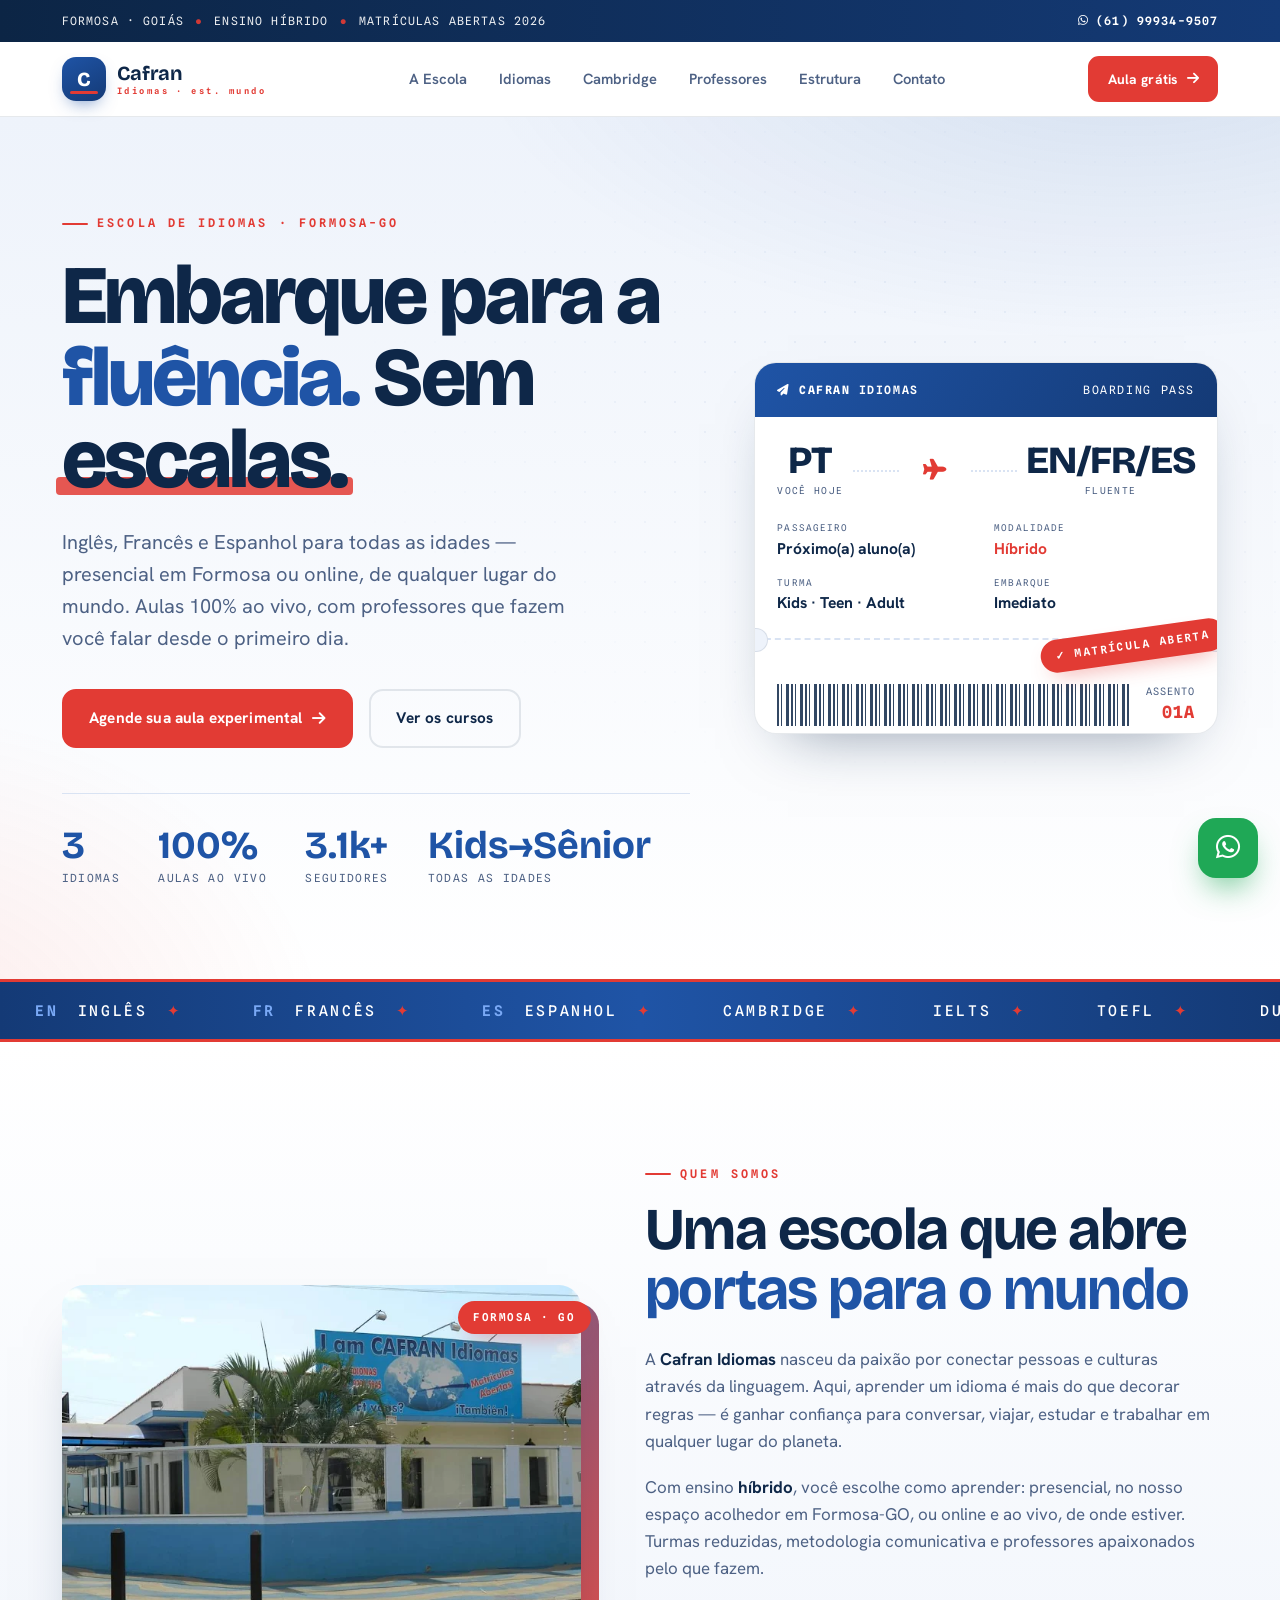
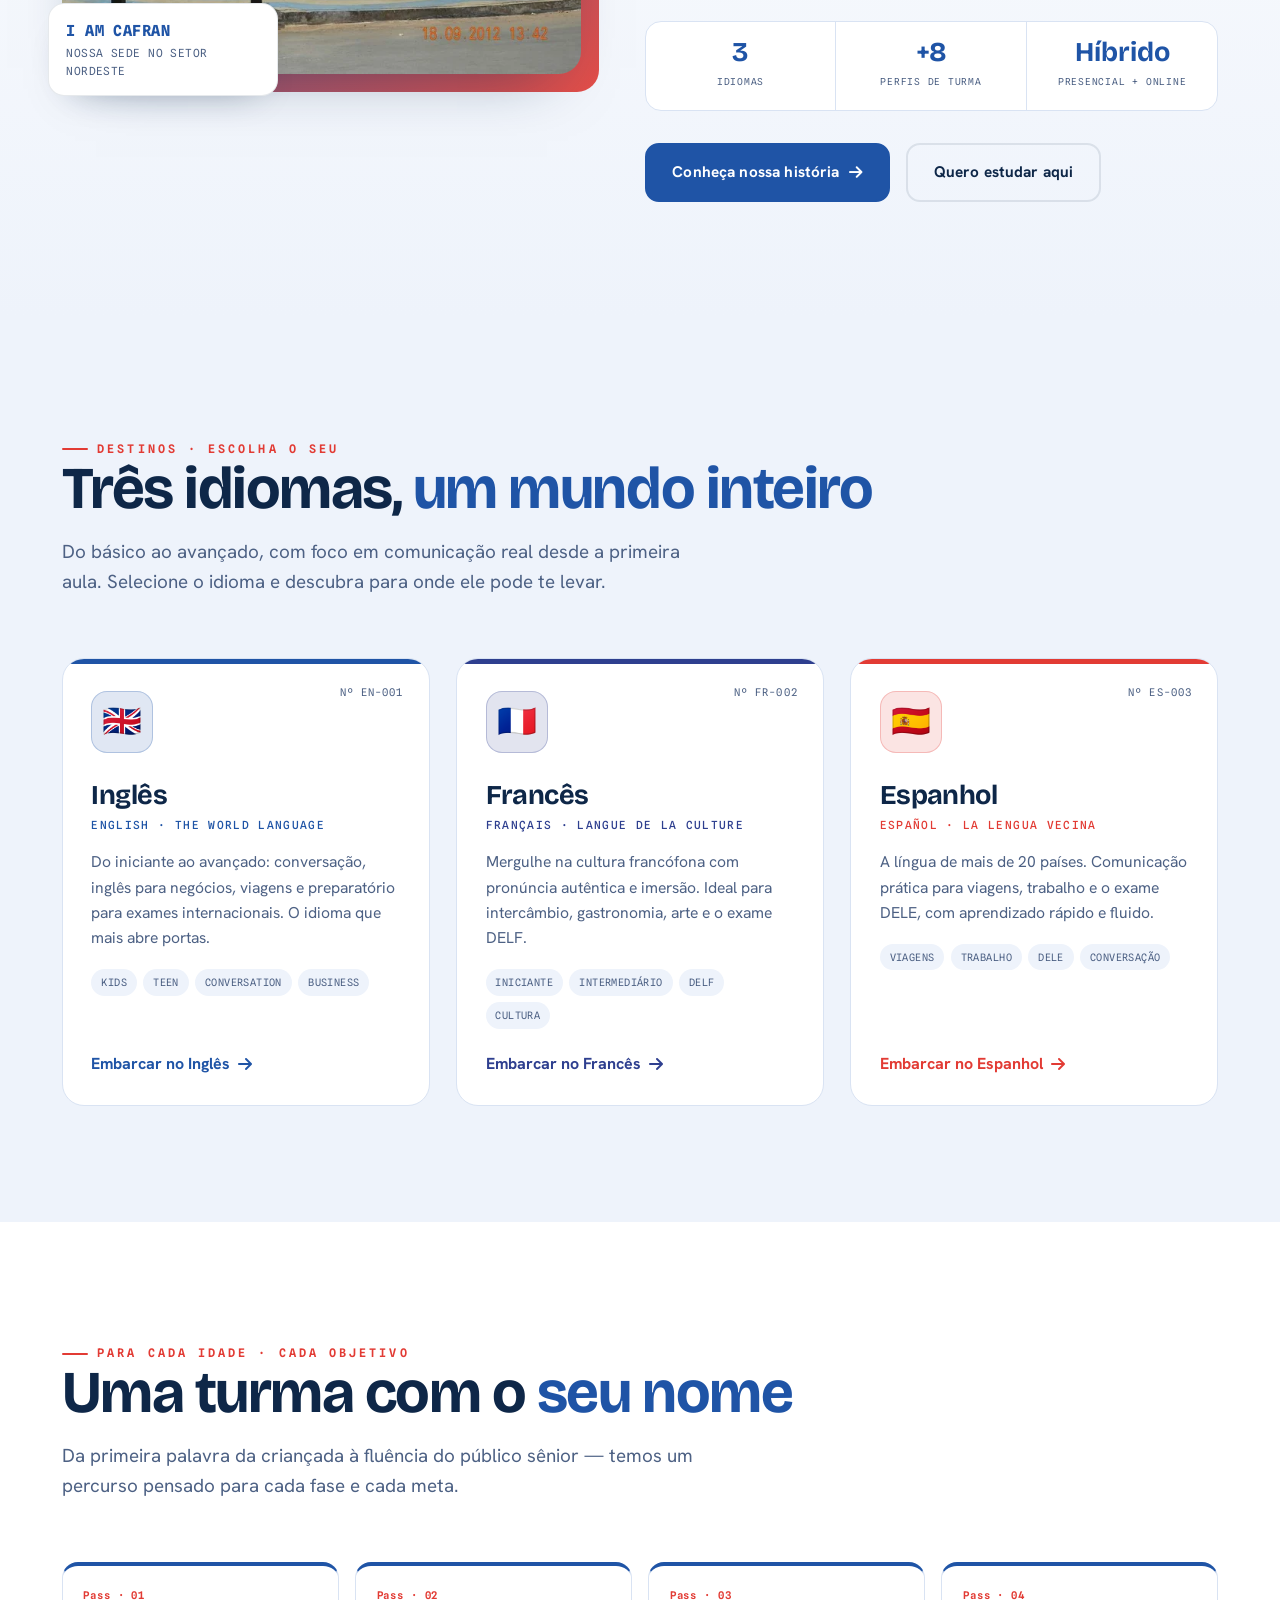
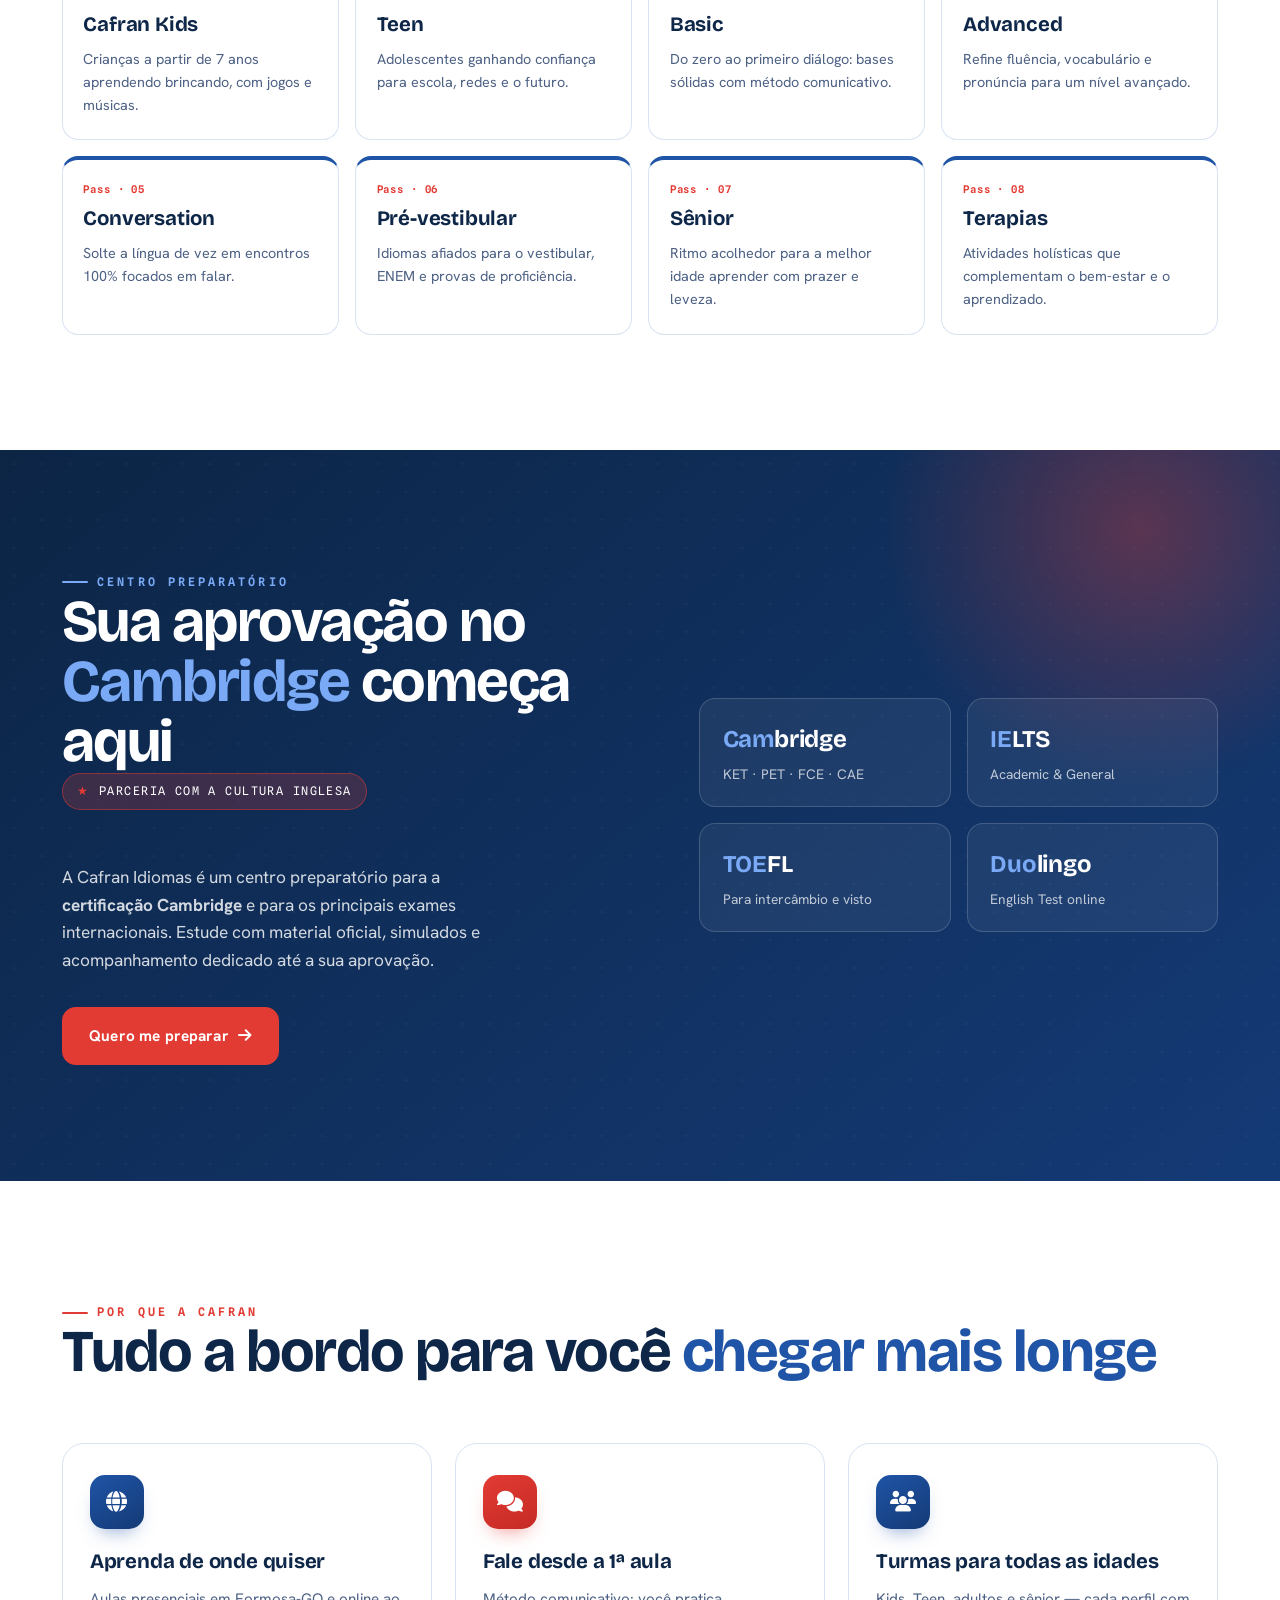
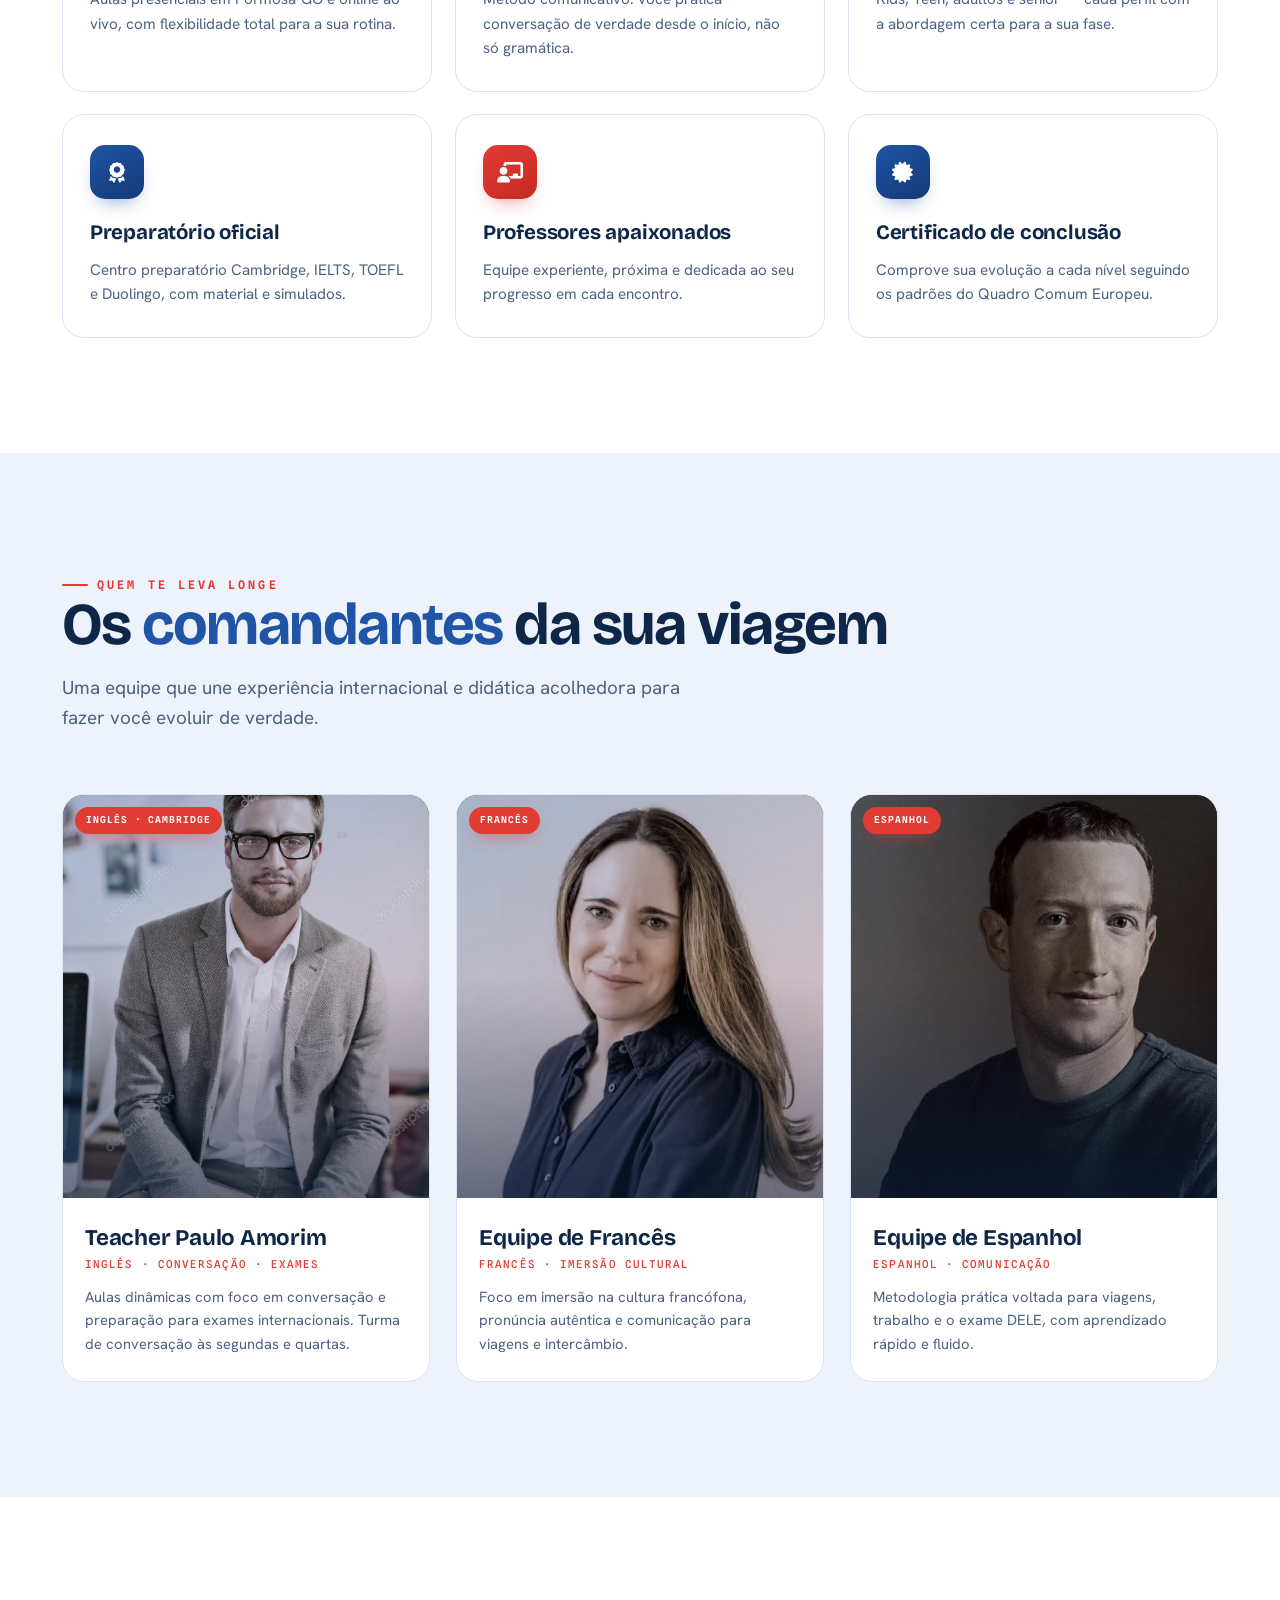
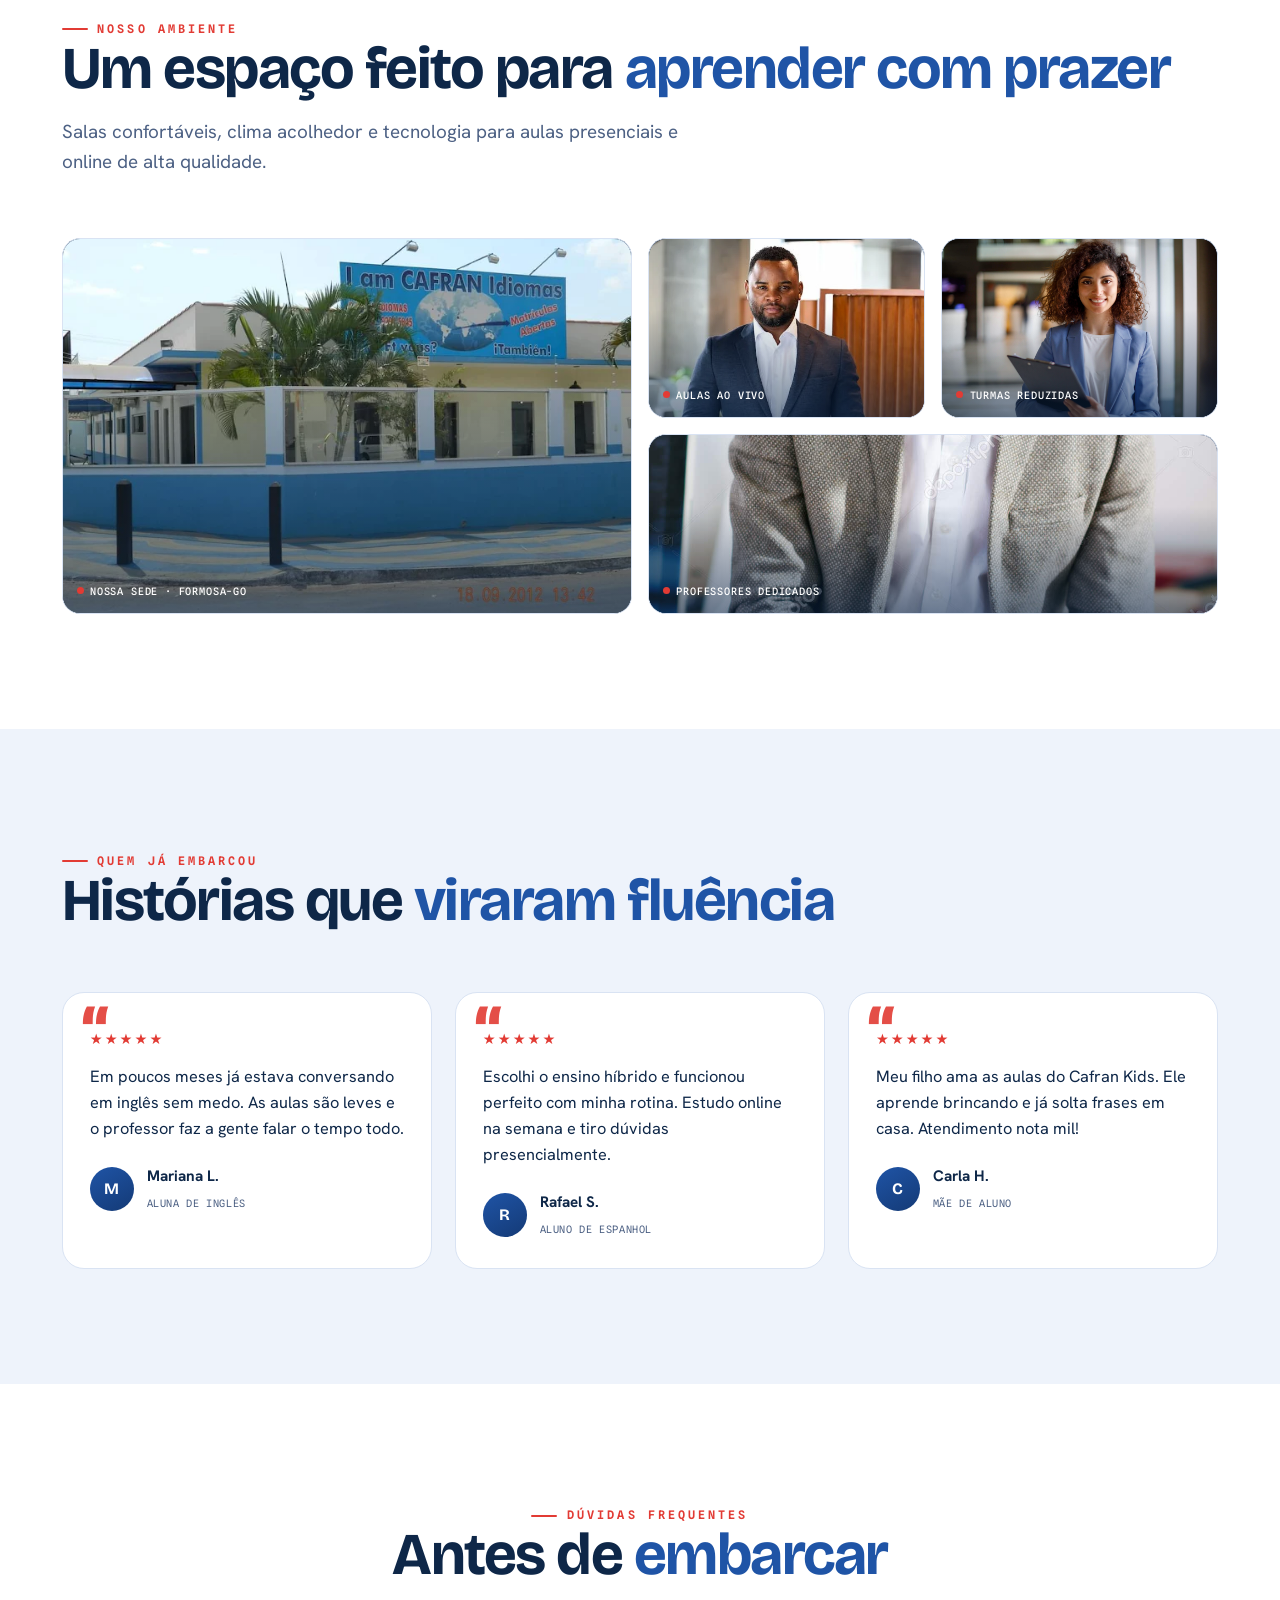
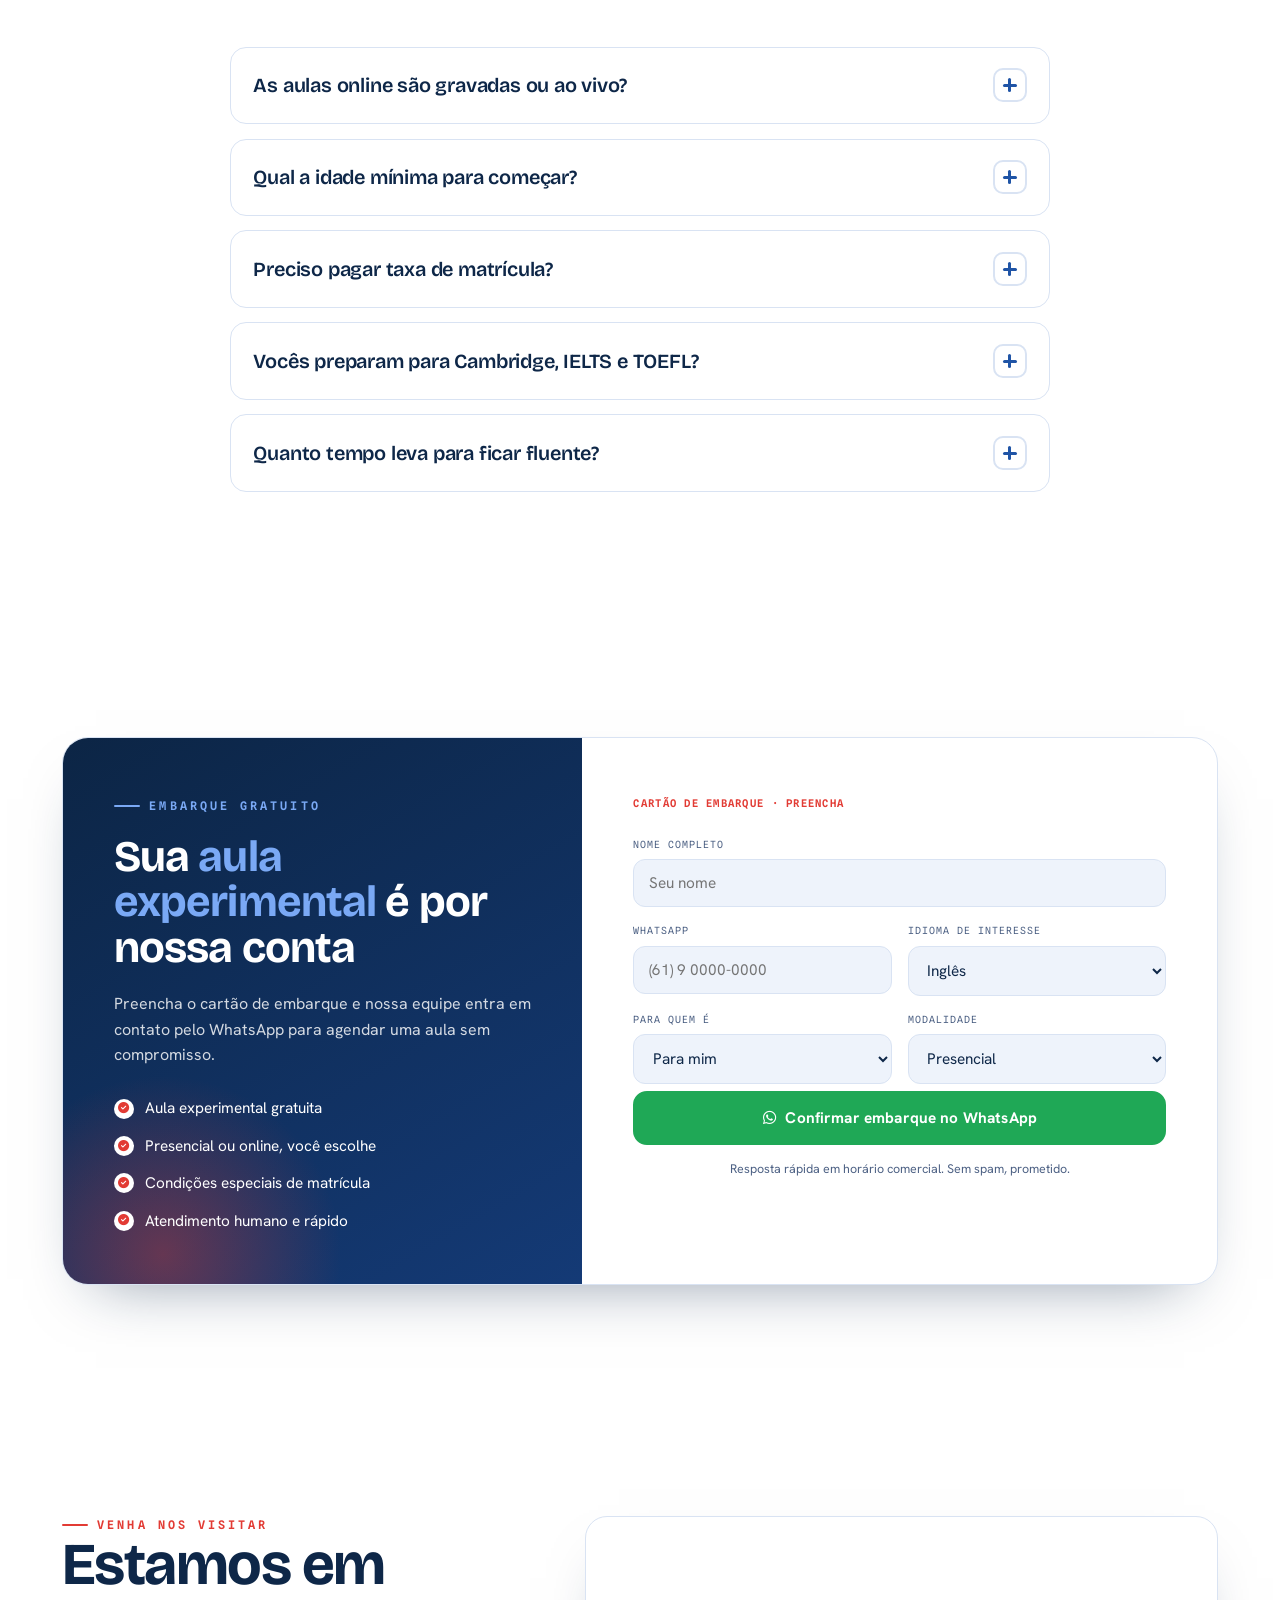
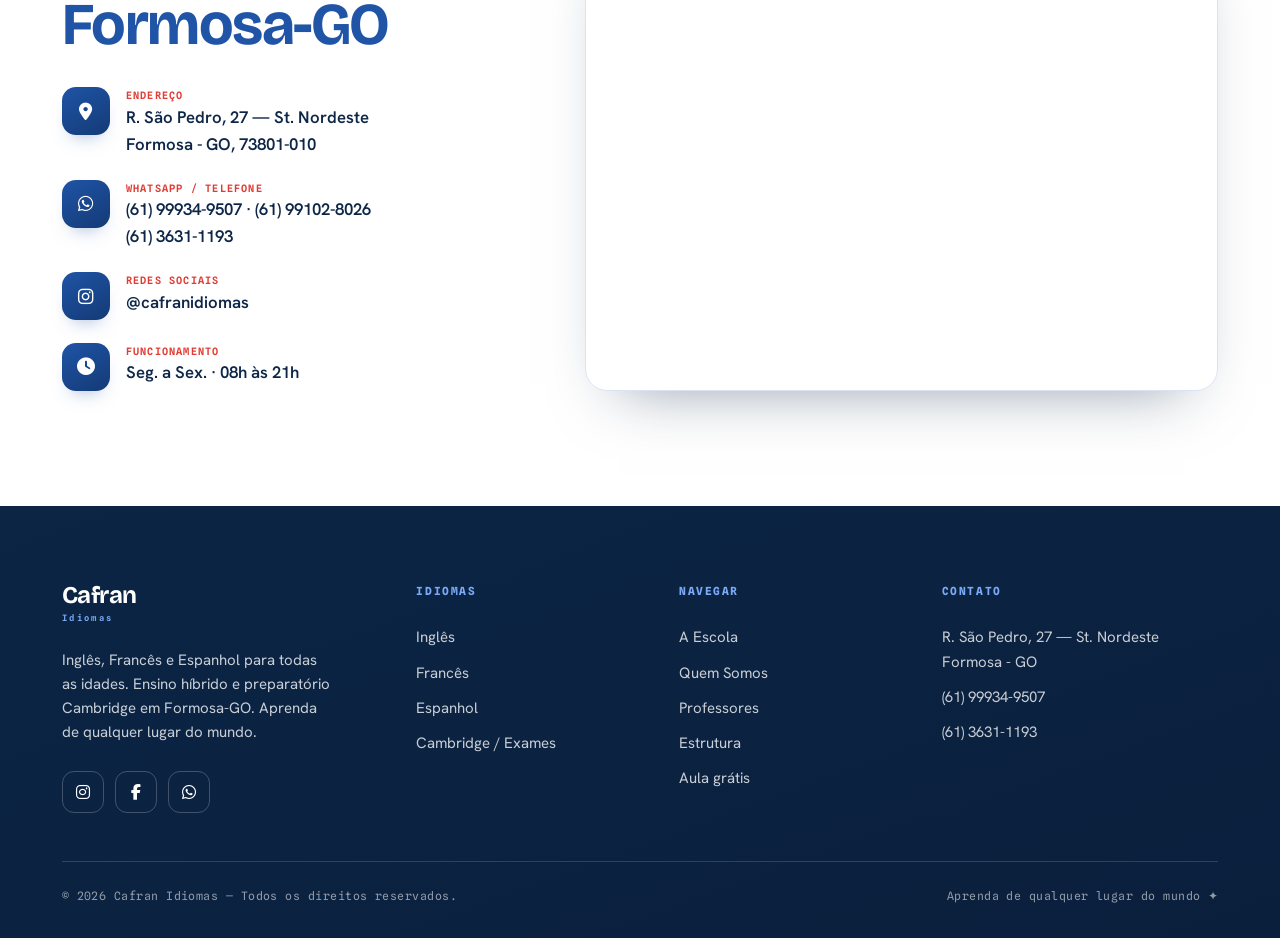
<file: index.html>
<!DOCTYPE html>
<html lang="pt-BR">
<head>
    <meta charset="UTF-8">
    <meta name="viewport" content="width=device-width, initial-scale=1.0">

    <!-- SEO -->
    <title>Cafran Idiomas | Escola de Inglês, Francês e Espanhol em Formosa-GO</title>
    <meta name="description" content="Aprenda Inglês, Francês e Espanhol na Cafran Idiomas, em Formosa-GO. Ensino híbrido (presencial e online), turmas Kids, Teen e Adultos, preparatório Cambridge, IELTS, TOEFL e Duolingo. Agende sua aula experimental gratuita!">
    <meta name="keywords" content="curso de inglês Formosa GO, escola de idiomas Formosa, francês, espanhol, Cambridge, IELTS, TOEFL, aulas online, Cafran Idiomas">
    <meta name="author" content="Cafran Idiomas">
    <link rel="canonical" href="https://www.cafranidiomas.com.br/">

    <!-- Open Graph -->
    <meta property="og:type" content="website">
    <meta property="og:locale" content="pt_BR">
    <meta property="og:title" content="Cafran Idiomas | Inglês, Francês e Espanhol em Formosa-GO">
    <meta property="og:description" content="Embarque para a fluência: ensino híbrido, preparatório Cambridge e turmas para todas as idades. Agende sua aula experimental gratuita.">
    <meta property="og:image" content="images/cafran_fora.webp">
    <meta property="og:site_name" content="Cafran Idiomas">
    <meta name="twitter:card" content="summary_large_image">

    <meta name="theme-color" content="#15233f">

    <link rel="stylesheet" href="style.css">
    <link rel="preconnect" href="https://fonts.googleapis.com">
    <link rel="preconnect" href="https://fonts.gstatic.com" crossorigin>
    <link rel="stylesheet" href="https://cdnjs.cloudflare.com/ajax/libs/font-awesome/6.5.1/css/all.min.css">

    <!-- Dados estruturados: LanguageSchool -->
    <script type="application/ld+json">
    {
      "@context": "https://schema.org",
      "@type": "LanguageSchool",
      "name": "Cafran Idiomas",
      "description": "Escola de idiomas em Formosa-GO com cursos de Inglês, Francês e Espanhol, ensino híbrido e preparatório Cambridge, IELTS e TOEFL.",
      "url": "https://www.cafranidiomas.com.br/",
      "image": "images/cafran_fora.webp",
      "telephone": "+55-61-99934-9507",
      "address": {
        "@type": "PostalAddress",
        "streetAddress": "R. São Pedro, 27 - St. Nordeste",
        "addressLocality": "Formosa",
        "addressRegion": "GO",
        "postalCode": "73801-010",
        "addressCountry": "BR"
      },
      "geo": { "@type": "GeoCoordinates", "latitude": -15.5492, "longitude": -47.3365 },
      "sameAs": ["https://www.instagram.com/cafranidiomas/", "https://www.facebook.com/cafranidiomas"],
      "openingHoursSpecification": [{
        "@type": "OpeningHoursSpecification",
        "dayOfWeek": ["Monday","Tuesday","Wednesday","Thursday","Friday"],
        "opens": "08:00", "closes": "21:00"
      }]
    }
    </script>
</head>
<body>

    <!-- ============ TOP BAR ============ -->
    <div class="topbar">
        <div class="container">
            <div class="marquee-mini">
                <span>Formosa · Goiás</span><span class="dot">●</span>
                <span>Ensino híbrido</span><span class="dot">●</span>
                <span>Matrículas abertas 2026</span>
            </div>
            <a href="https://wa.me/5561999349507?text=Ol%C3%A1!%20Quero%20informa%C3%A7%C3%B5es%20sobre%20os%20cursos%20da%20Cafran%20Idiomas." target="_blank" rel="noopener">
                <i class="fab fa-whatsapp"></i> (61) 99934-9507
            </a>
        </div>
    </div>

    <!-- ============ NAV ============ -->
    <header class="nav" id="nav">
        <div class="container">
            <a href="index.html" class="brand" aria-label="Cafran Idiomas — início">
                <span class="brand-mark">C</span>
                <span class="brand-name">Cafran <span>Idiomas · est. mundo</span></span>
            </a>
            <nav class="nav-links" id="navLinks" aria-label="Navegação principal">
                <a href="#escola">A Escola</a>
                <a href="#idiomas">Idiomas</a>
                <a href="#cambridge">Cambridge</a>
                <a href="#professores">Professores</a>
                <a href="#estrutura">Estrutura</a>
                <a href="#contato">Contato</a>
            </nav>
            <div class="nav-cta">
                <a href="#matricula" class="btn btn--stamp btn--sm">Aula grátis <i class="fas fa-arrow-right"></i></a>
                <button class="menu-btn" id="menuBtn" aria-label="Abrir menu" aria-expanded="false">
                    <span></span><span></span><span></span>
                </button>
            </div>
        </div>
    </header>

    <main>
        <!-- ============ HERO ============ -->
        <section class="hero" id="inicio">
            <div class="hero-bg" aria-hidden="true"></div>
            <div class="container">
                <div class="hero-copy">
                    <span class="eyebrow hero-anim" data-d="1">Escola de idiomas · Formosa-GO</span>
                    <h1 class="hero-title">
                        <span class="hero-anim" data-d="2" style="display:block">Embarque para a</span>
                        <span class="hero-anim" data-d="3" style="display:block"><em>fluência.</em> Sem <span class="u">escalas.</span></span>
                    </h1>
                    <p class="hero-sub hero-anim" data-d="4">
                        Inglês, Francês e Espanhol para todas as idades — presencial em Formosa
                        ou online, de qualquer lugar do mundo. Aulas 100% ao vivo, com professores
                        que fazem você falar desde o primeiro dia.
                    </p>
                    <div class="hero-actions hero-anim" data-d="5">
                        <a href="#matricula" class="btn btn--stamp">Agende sua aula experimental <i class="fas fa-arrow-right"></i></a>
                        <a href="#idiomas" class="btn btn--ghost">Ver os cursos</a>
                    </div>
                    <div class="hero-stats hero-anim" data-d="5">
                        <div class="stat"><strong>3</strong><span>Idiomas</span></div>
                        <div class="stat"><strong>100%</strong><span>Aulas ao vivo</span></div>
                        <div class="stat"><strong>3.1k+</strong><span>Seguidores</span></div>
                        <div class="stat"><strong>Kids→Sênior</strong><span>Todas as idades</span></div>
                    </div>
                </div>

                <!-- Cartão de embarque -->
                <div class="boarding hero-anim" data-d="4" aria-hidden="true">
                    <div class="boarding-head">
                        <span class="logo-min"><i class="fas fa-paper-plane"></i> <b>CAFRAN</b> IDIOMAS</span>
                        <span>Boarding pass</span>
                    </div>
                    <div class="boarding-body">
                        <div class="boarding-route">
                            <div class="pt"><div class="code">PT</div><div class="lbl">Você hoje</div></div>
                            <div class="plane"><i class="fas fa-plane"></i></div>
                            <div class="pt"><div class="code">EN/FR/ES</div><div class="lbl">Fluente</div></div>
                        </div>
                        <div class="boarding-grid">
                            <div class="cell"><div class="k">Passageiro</div><div class="v">Próximo(a) aluno(a)</div></div>
                            <div class="cell"><div class="k">Modalidade</div><div class="v gold">Híbrido</div></div>
                            <div class="cell"><div class="k">Turma</div><div class="v">Kids · Teen · Adult</div></div>
                            <div class="cell"><div class="k">Embarque</div><div class="v">Imediato</div></div>
                        </div>
                        <div class="boarding-tear"></div>
                    </div>
                    <div class="boarding-barcode">
                        <div class="barcode"></div>
                        <div class="seat"><span>Assento</span><b>01A</b></div>
                    </div>
                    <div class="stamp-overlay"><span class="stamp">✓ Matrícula aberta</span></div>
                </div>
            </div>
        </section>

        <!-- ============ DEPARTURE BOARD ============ -->
        <div class="board" aria-hidden="true">
            <div class="board-track" id="boardTrack">
                <span class="board-item"><span class="tag">EN</span> Inglês <span class="sep">✦</span></span>
                <span class="board-item"><span class="tag">FR</span> Francês <span class="sep">✦</span></span>
                <span class="board-item"><span class="tag">ES</span> Espanhol <span class="sep">✦</span></span>
                <span class="board-item">Cambridge <span class="sep">✦</span></span>
                <span class="board-item">IELTS <span class="sep">✦</span></span>
                <span class="board-item">TOEFL <span class="sep">✦</span></span>
                <span class="board-item">Duolingo <span class="sep">✦</span></span>
                <span class="board-item">Conversação <span class="sep">✦</span></span>
                <span class="board-item">Pré-vestibular <span class="sep">✦</span></span>
                <span class="board-item">Aulas online <span class="sep">✦</span></span>
            </div>
        </div>

        <!-- ============ A ESCOLA ============ -->
        <section class="about" id="escola">
            <div class="container">
                <div class="about-figure reveal">
                    <div class="frame">
                        <img src="images/cafran_fora.webp" alt="Fachada da escola Cafran Idiomas em Formosa-GO, prédio azul e branco">
                    </div>
                    <div class="ticket-stamp"><span class="stamp">Formosa · GO</span></div>
                    <div class="cap"><b>I am Cafran</b> Nossa sede no Setor Nordeste</div>
                </div>
                <div class="about-text">
                    <span class="eyebrow reveal">Quem somos</span>
                    <h2 class="section-title reveal" data-d="1" style="margin-top:1rem">Uma escola que abre <em>portas para o mundo</em></h2>
                    <p class="reveal" data-d="1">A <strong>Cafran Idiomas</strong> nasceu da paixão por conectar pessoas e culturas através da linguagem. Aqui, aprender um idioma é mais do que decorar regras — é ganhar confiança para conversar, viajar, estudar e trabalhar em qualquer lugar do planeta.</p>
                    <p class="reveal" data-d="2">Com ensino <strong>híbrido</strong>, você escolhe como aprender: presencial, no nosso espaço acolhedor em Formosa-GO, ou online e ao vivo, de onde estiver. Turmas reduzidas, metodologia comunicativa e professores apaixonados pelo que fazem.</p>
                    <div class="about-mini-stats reveal" data-d="2">
                        <div class="m"><strong>3</strong><span>Idiomas</span></div>
                        <div class="m"><strong>+8</strong><span>Perfis de turma</span></div>
                        <div class="m"><strong>Híbrido</strong><span>Presencial + online</span></div>
                    </div>
                    <div class="about-cta reveal" data-d="3">
                        <a href="quemsomos.html" class="btn">Conheça nossa história <i class="fas fa-arrow-right"></i></a>
                        <a href="#matricula" class="btn btn--ghost">Quero estudar aqui</a>
                    </div>
                </div>
            </div>
        </section>

        <!-- ============ IDIOMAS ============ -->
        <section class="langs" id="idiomas">
            <div class="container">
                <div class="section-head">
                    <span class="eyebrow reveal">Destinos · escolha o seu</span>
                    <h2 class="section-title reveal" data-d="1">Três idiomas, <em>um mundo inteiro</em></h2>
                    <p class="section-lead reveal" data-d="2">Do básico ao avançado, com foco em comunicação real desde a primeira aula. Selecione o idioma e descubra para onde ele pode te levar.</p>
                </div>
                <div class="langs-grid">
                    <article class="lang-card en reveal" data-d="1">
                        <span class="ticket-no">Nº EN-001</span>
                        <div class="lang-flag">🇬🇧</div>
                        <h3>Inglês</h3>
                        <p class="native">English · the world language</p>
                        <p>Do iniciante ao avançado: conversação, inglês para negócios, viagens e preparatório para exames internacionais. O idioma que mais abre portas.</p>
                        <div class="tags"><span>Kids</span><span>Teen</span><span>Conversation</span><span>Business</span></div>
                        <a href="ingles.html" class="more">Embarcar no Inglês <i class="fas fa-arrow-right"></i></a>
                    </article>
                    <article class="lang-card fr reveal" data-d="2">
                        <span class="ticket-no">Nº FR-002</span>
                        <div class="lang-flag">🇫🇷</div>
                        <h3>Francês</h3>
                        <p class="native">Français · langue de la culture</p>
                        <p>Mergulhe na cultura francófona com pronúncia autêntica e imersão. Ideal para intercâmbio, gastronomia, arte e o exame DELF.</p>
                        <div class="tags"><span>Iniciante</span><span>Intermediário</span><span>DELF</span><span>Cultura</span></div>
                        <a href="frances.html" class="more">Embarcar no Francês <i class="fas fa-arrow-right"></i></a>
                    </article>
                    <article class="lang-card es reveal" data-d="3">
                        <span class="ticket-no">Nº ES-003</span>
                        <div class="lang-flag">🇪🇸</div>
                        <h3>Espanhol</h3>
                        <p class="native">Español · la lengua vecina</p>
                        <p>A língua de mais de 20 países. Comunicação prática para viagens, trabalho e o exame DELE, com aprendizado rápido e fluido.</p>
                        <div class="tags"><span>Viagens</span><span>Trabalho</span><span>DELE</span><span>Conversação</span></div>
                        <a href="espanhol.html" class="more">Embarcar no Espanhol <i class="fas fa-arrow-right"></i></a>
                    </article>
                </div>
            </div>
        </section>

        <!-- ============ NÍVEIS & PÚBLICOS ============ -->
        <section id="turmas">
            <div class="container">
                <div class="section-head">
                    <span class="eyebrow reveal">Para cada idade · cada objetivo</span>
                    <h2 class="section-title reveal" data-d="1">Uma turma com o <em>seu nome</em></h2>
                    <p class="section-lead reveal" data-d="2">Da primeira palavra da criançada à fluência do público sênior — temos um percurso pensado para cada fase e cada meta.</p>
                </div>
                <div class="levels-grid">
                    <div class="pass reveal" data-d="1"><div class="no">Pass · 01</div><h4>Cafran Kids</h4><p>Crianças a partir de 7 anos aprendendo brincando, com jogos e músicas.</p></div>
                    <div class="pass reveal" data-d="1"><div class="no">Pass · 02</div><h4>Teen</h4><p>Adolescentes ganhando confiança para escola, redes e o futuro.</p></div>
                    <div class="pass reveal" data-d="2"><div class="no">Pass · 03</div><h4>Basic</h4><p>Do zero ao primeiro diálogo: bases sólidas com método comunicativo.</p></div>
                    <div class="pass reveal" data-d="2"><div class="no">Pass · 04</div><h4>Advanced</h4><p>Refine fluência, vocabulário e pronúncia para um nível avançado.</p></div>
                    <div class="pass reveal" data-d="1"><div class="no">Pass · 05</div><h4>Conversation</h4><p>Solte a língua de vez em encontros 100% focados em falar.</p></div>
                    <div class="pass reveal" data-d="2"><div class="no">Pass · 06</div><h4>Pré-vestibular</h4><p>Idiomas afiados para o vestibular, ENEM e provas de proficiência.</p></div>
                    <div class="pass reveal" data-d="3"><div class="no">Pass · 07</div><h4>Sênior</h4><p>Ritmo acolhedor para a melhor idade aprender com prazer e leveza.</p></div>
                    <div class="pass reveal" data-d="3"><div class="no">Pass · 08</div><h4>Terapias</h4><p>Atividades holísticas que complementam o bem-estar e o aprendizado.</p></div>
                </div>
            </div>
        </section>

        <!-- ============ CAMBRIDGE / EXAMES ============ -->
        <section class="exams" id="cambridge">
            <div class="container">
                <div>
                    <span class="eyebrow reveal">Centro preparatório</span>
                    <h2 class="section-title reveal" data-d="1">Sua aprovação no <em>Cambridge</em> começa aqui</h2>
                    <div class="partner reveal" data-d="2">Parceria com a Cultura Inglesa</div>
                    <p class="lead reveal" data-d="2">A Cafran Idiomas é um centro preparatório para a <strong style="color:var(--gold)">certificação Cambridge</strong> e para os principais exames internacionais. Estude com material oficial, simulados e acompanhamento dedicado até a sua aprovação.</p>
                    <a href="#matricula" class="btn btn--stamp reveal" data-d="3">Quero me preparar <i class="fas fa-arrow-right"></i></a>
                </div>
                <div class="exam-badges">
                    <div class="exam-badge reveal" data-d="1"><div class="x-name"><b>Cam</b>bridge</div><p>KET · PET · FCE · CAE</p></div>
                    <div class="exam-badge reveal" data-d="2"><div class="x-name"><b>IE</b>LTS</div><p>Academic & General</p></div>
                    <div class="exam-badge reveal" data-d="3"><div class="x-name"><b>TOE</b>FL</div><p>Para intercâmbio e visto</p></div>
                    <div class="exam-badge reveal" data-d="4"><div class="x-name"><b>Duo</b>lingo</div><p>English Test online</p></div>
                </div>
            </div>
        </section>

        <!-- ============ DIFERENCIAIS ============ -->
        <section id="diferenciais">
            <div class="container">
                <div class="section-head">
                    <span class="eyebrow reveal">Por que a Cafran</span>
                    <h2 class="section-title reveal" data-d="1">Tudo a bordo para você <em>chegar mais longe</em></h2>
                </div>
                <div class="features-grid">
                    <div class="feature reveal" data-d="1"><div class="ic"><i class="fas fa-globe"></i></div><h3>Aprenda de onde quiser</h3><p>Aulas presenciais em Formosa-GO e online ao vivo, com flexibilidade total para a sua rotina.</p></div>
                    <div class="feature reveal" data-d="2"><div class="ic"><i class="fas fa-comments"></i></div><h3>Fale desde a 1ª aula</h3><p>Método comunicativo: você pratica conversação de verdade desde o início, não só gramática.</p></div>
                    <div class="feature reveal" data-d="3"><div class="ic"><i class="fas fa-users"></i></div><h3>Turmas para todas as idades</h3><p>Kids, Teen, adultos e sênior — cada perfil com a abordagem certa para a sua fase.</p></div>
                    <div class="feature reveal" data-d="1"><div class="ic"><i class="fas fa-award"></i></div><h3>Preparatório oficial</h3><p>Centro preparatório Cambridge, IELTS, TOEFL e Duolingo, com material e simulados.</p></div>
                    <div class="feature reveal" data-d="2"><div class="ic"><i class="fas fa-chalkboard-teacher"></i></div><h3>Professores apaixonados</h3><p>Equipe experiente, próxima e dedicada ao seu progresso em cada encontro.</p></div>
                    <div class="feature reveal" data-d="3"><div class="ic"><i class="fas fa-certificate"></i></div><h3>Certificado de conclusão</h3><p>Comprove sua evolução a cada nível seguindo os padrões do Quadro Comum Europeu.</p></div>
                </div>
            </div>
        </section>

        <!-- ============ PROFESSORES ============ -->
        <section class="teachers" id="professores">
            <div class="container">
                <div class="section-head">
                    <span class="eyebrow reveal">Quem te leva longe</span>
                    <h2 class="section-title reveal" data-d="1">Os <em>comandantes</em> da sua viagem</h2>
                    <p class="section-lead reveal" data-d="2">Uma equipe que une experiência internacional e didática acolhedora para fazer você evoluir de verdade.</p>
                </div>
                <div class="teachers-grid">
                    <article class="teacher reveal" data-d="1">
                        <div class="photo"><span class="badge">Inglês · Cambridge</span><img src="images/paulo-foto.jpg" alt="Teacher Paulo Amorim, professor de inglês da Cafran Idiomas"></div>
                        <div class="info"><h3>Teacher Paulo Amorim</h3><div class="role">Inglês · Conversação · Exames</div><p>Aulas dinâmicas com foco em conversação e preparação para exames internacionais. Turma de conversação às segundas e quartas.</p></div>
                    </article>
                    <article class="teacher reveal" data-d="2">
                        <div class="photo"><span class="badge">Francês</span><img src="images/pessoa_2.avif" alt="Professora de francês da Cafran Idiomas"></div>
                        <div class="info"><h3>Equipe de Francês</h3><div class="role">Francês · Imersão cultural</div><p>Foco em imersão na cultura francófona, pronúncia autêntica e comunicação para viagens e intercâmbio.</p></div>
                    </article>
                    <article class="teacher reveal" data-d="3">
                        <div class="photo"><span class="badge">Espanhol</span><img src="images/pessoa_3.jpg" alt="Professor de espanhol da Cafran Idiomas"></div>
                        <div class="info"><h3>Equipe de Espanhol</h3><div class="role">Espanhol · Comunicação</div><p>Metodologia prática voltada para viagens, trabalho e o exame DELE, com aprendizado rápido e fluido.</p></div>
                    </article>
                </div>
            </div>
        </section>

        <!-- ============ ESTRUTURA / GALERIA ============ -->
        <section id="estrutura">
            <div class="container">
                <div class="section-head">
                    <span class="eyebrow reveal">Nosso ambiente</span>
                    <h2 class="section-title reveal" data-d="1">Um espaço feito para <em>aprender com prazer</em></h2>
                    <p class="section-lead reveal" data-d="2">Salas confortáveis, clima acolhedor e tecnologia para aulas presenciais e online de alta qualidade.</p>
                </div>
                <div class="gallery-grid reveal" data-d="1">
                    <div class="g-item span-2c span-2r"><img src="images/cafran_fora.webp" alt="Fachada da escola Cafran Idiomas"><span class="tag">Nossa sede · Formosa-GO</span></div>
                    <div class="g-item"><img src="images/paulo2-foto.webp" alt="Aula na Cafran Idiomas"><span class="tag">Aulas ao vivo</span></div>
                    <div class="g-item"><img src="images/pessoa_1.jpg" alt="Estudante da Cafran Idiomas"><span class="tag">Turmas reduzidas</span></div>
                    <div class="g-item span-2c"><img src="images/paulo-foto.jpg" alt="Professor da Cafran Idiomas"><span class="tag">Professores dedicados</span></div>
                </div>
            </div>
        </section>

        <!-- ============ DEPOIMENTOS ============ -->
        <section class="testi">
            <div class="container">
                <div class="section-head">
                    <span class="eyebrow reveal">Quem já embarcou</span>
                    <h2 class="section-title reveal" data-d="1">Histórias que <em>viraram fluência</em></h2>
                </div>
                <div class="testi-grid">
                    <figure class="quote reveal" data-d="1"><div class="stars">★★★★★</div><p>Em poucos meses já estava conversando em inglês sem medo. As aulas são leves e o professor faz a gente falar o tempo todo.</p><figcaption class="who"><span class="av">M</span><span><span class="nm">Mariana L.</span><br><span class="mt">Aluna de Inglês</span></span></figcaption></figure>
                    <figure class="quote reveal" data-d="2"><div class="stars">★★★★★</div><p>Escolhi o ensino híbrido e funcionou perfeito com minha rotina. Estudo online na semana e tiro dúvidas presencialmente.</p><figcaption class="who"><span class="av">R</span><span><span class="nm">Rafael S.</span><br><span class="mt">Aluno de Espanhol</span></span></figcaption></figure>
                    <figure class="quote reveal" data-d="3"><div class="stars">★★★★★</div><p>Meu filho ama as aulas do Cafran Kids. Ele aprende brincando e já solta frases em casa. Atendimento nota mil!</p><figcaption class="who"><span class="av">C</span><span><span class="nm">Carla H.</span><br><span class="mt">Mãe de aluno</span></span></figcaption></figure>
                </div>
            </div>
        </section>

        <!-- ============ FAQ ============ -->
        <section id="faq">
            <div class="container">
                <div class="section-head" style="text-align:center">
                    <span class="eyebrow reveal" style="justify-content:center">Dúvidas frequentes</span>
                    <h2 class="section-title reveal" data-d="1">Antes de <em>embarcar</em></h2>
                </div>
                <div class="faq-wrap reveal" data-d="1">
                    <div class="faq-item">
                        <button class="faq-q">As aulas online são gravadas ou ao vivo? <span class="ico"></span></button>
                        <div class="faq-a"><p>Todas as nossas aulas online são <strong>100% ao vivo</strong>. A interação em tempo real com o professor é essencial para corrigir pronúncia e desenvolver fluência — a mesma experiência da sala de aula, no conforto da sua casa.</p></div>
                    </div>
                    <div class="faq-item">
                        <button class="faq-q">Qual a idade mínima para começar? <span class="ico"></span></button>
                        <div class="faq-a"><p>Temos turmas para todas as idades. O programa <strong>Cafran Kids</strong> recebe crianças a partir dos 7 anos, e há turmas específicas para adolescentes, adultos e público sênior, cada uma com metodologia adaptada.</p></div>
                    </div>
                    <div class="faq-item">
                        <button class="faq-q">Preciso pagar taxa de matrícula? <span class="ico"></span></button>
                        <div class="faq-a"><p>Trabalhamos com condições transparentes e frequentemente temos campanhas de isenção de matrícula. Fale conosco pelo WhatsApp ou Instagram para conhecer as promoções vigentes para novos alunos.</p></div>
                    </div>
                    <div class="faq-item">
                        <button class="faq-q">Vocês preparam para Cambridge, IELTS e TOEFL? <span class="ico"></span></button>
                        <div class="faq-a"><p>Sim! Somos um <strong>centro preparatório</strong> para a certificação Cambridge (em parceria com a Cultura Inglesa) e também preparamos para IELTS, TOEFL e Duolingo English Test, com material oficial e simulados.</p></div>
                    </div>
                    <div class="faq-item">
                        <button class="faq-q">Quanto tempo leva para ficar fluente? <span class="ico"></span></button>
                        <div class="faq-a"><p>Depende da dedicação e da frequência, mas nossa metodologia foca em <strong>comunicação desde a primeira aula</strong> — você se vira em situações reais muito mais rápido do que em cursos tradicionais.</p></div>
                    </div>
                </div>
            </div>
        </section>

        <!-- ============ MATRÍCULA / FORM ============ -->
        <section id="matricula">
            <div class="container">
                <div class="enroll-card reveal">
                    <div class="enroll-left">
                        <span class="eyebrow">Embarque gratuito</span>
                        <h2>Sua <em>aula experimental</em> é por nossa conta</h2>
                        <p>Preencha o cartão de embarque e nossa equipe entra em contato pelo WhatsApp para agendar uma aula sem compromisso.</p>
                        <ul class="enroll-perks">
                            <li><i class="fas fa-check-circle"></i> Aula experimental gratuita</li>
                            <li><i class="fas fa-check-circle"></i> Presencial ou online, você escolhe</li>
                            <li><i class="fas fa-check-circle"></i> Condições especiais de matrícula</li>
                            <li><i class="fas fa-check-circle"></i> Atendimento humano e rápido</li>
                        </ul>
                    </div>
                    <div class="enroll-right">
                        <span class="form-tag">Cartão de embarque · preencha</span>
                        <form id="leadForm" novalidate>
                            <div class="form-grid">
                                <div class="field full"><label for="nome">Nome completo</label><input type="text" id="nome" name="nome" placeholder="Seu nome" required></div>
                                <div class="field"><label for="tel">WhatsApp</label><input type="tel" id="tel" name="tel" placeholder="(61) 9 0000-0000" required></div>
                                <div class="field"><label for="idioma">Idioma de interesse</label>
                                    <select id="idioma" name="idioma">
                                        <option value="Inglês">Inglês</option>
                                        <option value="Francês">Francês</option>
                                        <option value="Espanhol">Espanhol</option>
                                        <option value="Ainda não sei">Ainda não sei</option>
                                    </select>
                                </div>
                                <div class="field"><label for="aluno">Para quem é</label>
                                    <select id="aluno" name="aluno">
                                        <option value="Para mim">Para mim</option>
                                        <option value="Criança (Kids)">Criança (Kids)</option>
                                        <option value="Adolescente (Teen)">Adolescente (Teen)</option>
                                        <option value="Público sênior">Público sênior</option>
                                    </select>
                                </div>
                                <div class="field"><label for="modal">Modalidade</label>
                                    <select id="modal" name="modal">
                                        <option value="Presencial">Presencial</option>
                                        <option value="Online">Online</option>
                                        <option value="Híbrido">Híbrido</option>
                                    </select>
                                </div>
                            </div>
                            <button type="submit" class="btn btn--wa"><i class="fab fa-whatsapp"></i> Confirmar embarque no WhatsApp</button>
                            <p class="form-note">Resposta rápida em horário comercial. Sem spam, prometido.</p>
                            <div class="form-success" id="formSuccess"><i class="fas fa-check-circle"></i> Tudo certo! Abrimos o WhatsApp com seus dados.</div>
                        </form>
                    </div>
                </div>
            </div>
        </section>

        <!-- ============ LOCALIZAÇÃO / CONTATO ============ -->
        <section class="local" id="contato">
            <div class="container">
                <div class="local-info">
                    <span class="eyebrow reveal">Venha nos visitar</span>
                    <h2 class="section-title reveal" data-d="1">Estamos em <em>Formosa-GO</em></h2>
                    <div class="info-list">
                        <div class="info-row reveal" data-d="1"><div class="ic"><i class="fas fa-map-marker-alt"></i></div><div><div class="k">Endereço</div><div class="v">R. São Pedro, 27 — St. Nordeste<br>Formosa - GO, 73801-010</div></div></div>
                        <div class="info-row reveal" data-d="2"><div class="ic"><i class="fab fa-whatsapp"></i></div><div><div class="k">WhatsApp / Telefone</div><div class="v"><a href="https://wa.me/5561999349507" target="_blank" rel="noopener">(61) 99934-9507</a> · (61) 99102-8026<br>(61) 3631-1193</div></div></div>
                        <div class="info-row reveal" data-d="3"><div class="ic"><i class="fab fa-instagram"></i></div><div><div class="k">Redes sociais</div><div class="v"><a href="https://www.instagram.com/cafranidiomas/" target="_blank" rel="noopener">@cafranidiomas</a></div></div></div>
                        <div class="info-row reveal" data-d="4"><div class="ic"><i class="fas fa-clock"></i></div><div><div class="k">Funcionamento</div><div class="v">Seg. a Sex. · 08h às 21h</div></div></div>
                    </div>
                </div>
                <div class="map reveal" data-d="2">
                    <iframe title="Localização da Cafran Idiomas no mapa" src="https://www.google.com/maps/embed?pb=!1m18!1m12!1m3!1d3848.775815616558!2d-47.3364968856688!3d-15.549209989115167!2m3!1f0!2f0!3f0!3m2!1i1024!2i768!4f13.1!3m3!1m2!1s0x935bb2e1a3a30a1b%3A0x8c6d1f3d8f993d56!2sR.%20S%C3%A3o%20Pedro%2C%2027%20-%20St.%20Nordeste%2C%20Formosa%20-%20GO%2C%2073801-010!5e0!3m2!1spt-BR!2sbr!4v1663189912345!5m2!1spt-BR!2sbr" allowfullscreen="" loading="lazy" referrerpolicy="no-referrer-when-downgrade"></iframe>
                </div>
            </div>
        </section>
    </main>

    <!-- ============ FOOTER ============ -->
    <footer class="footer">
        <div class="container">
            <div class="footer-top">
                <div class="footer-col">
                    <span class="brand-name" style="font-size:1.5rem">Cafran <span>Idiomas</span></span>
                    <p class="footer-about">Inglês, Francês e Espanhol para todas as idades. Ensino híbrido e preparatório Cambridge em Formosa-GO. Aprenda de qualquer lugar do mundo.</p>
                    <div class="footer-social">
                        <a href="https://www.instagram.com/cafranidiomas/" target="_blank" rel="noopener" aria-label="Instagram"><i class="fab fa-instagram"></i></a>
                        <a href="https://www.facebook.com/cafranidiomas" target="_blank" rel="noopener" aria-label="Facebook"><i class="fab fa-facebook-f"></i></a>
                        <a href="https://wa.me/5561999349507" target="_blank" rel="noopener" aria-label="WhatsApp"><i class="fab fa-whatsapp"></i></a>
                    </div>
                </div>
                <div class="footer-col">
                    <h4>Idiomas</h4>
                    <a href="ingles.html">Inglês</a>
                    <a href="frances.html">Francês</a>
                    <a href="espanhol.html">Espanhol</a>
                    <a href="#cambridge">Cambridge / Exames</a>
                </div>
                <div class="footer-col">
                    <h4>Navegar</h4>
                    <a href="#escola">A Escola</a>
                    <a href="quemsomos.html">Quem Somos</a>
                    <a href="#professores">Professores</a>
                    <a href="#estrutura">Estrutura</a>
                    <a href="#matricula">Aula grátis</a>
                </div>
                <div class="footer-col">
                    <h4>Contato</h4>
                    <p>R. São Pedro, 27 — St. Nordeste<br>Formosa - GO</p>
                    <a href="https://wa.me/5561999349507" target="_blank" rel="noopener">(61) 99934-9507</a>
                    <a href="tel:+556136311193">(61) 3631-1193</a>
                </div>
            </div>
            <div class="footer-bottom">
                <span>© 2026 Cafran Idiomas — Todos os direitos reservados.</span>
                <span>Aprenda de qualquer lugar do mundo ✦</span>
            </div>
        </div>
    </footer>

    <a href="https://wa.me/5561999349507?text=Ol%C3%A1!%20Gostaria%20de%20informa%C3%A7%C3%B5es%20sobre%20os%20cursos%20da%20Cafran%20Idiomas." class="wa-float" target="_blank" rel="noopener" aria-label="Fale conosco no WhatsApp">
        <i class="fab fa-whatsapp"></i>
    </a>

    <script src="script.js"></script>
</body>
</html>
</file>
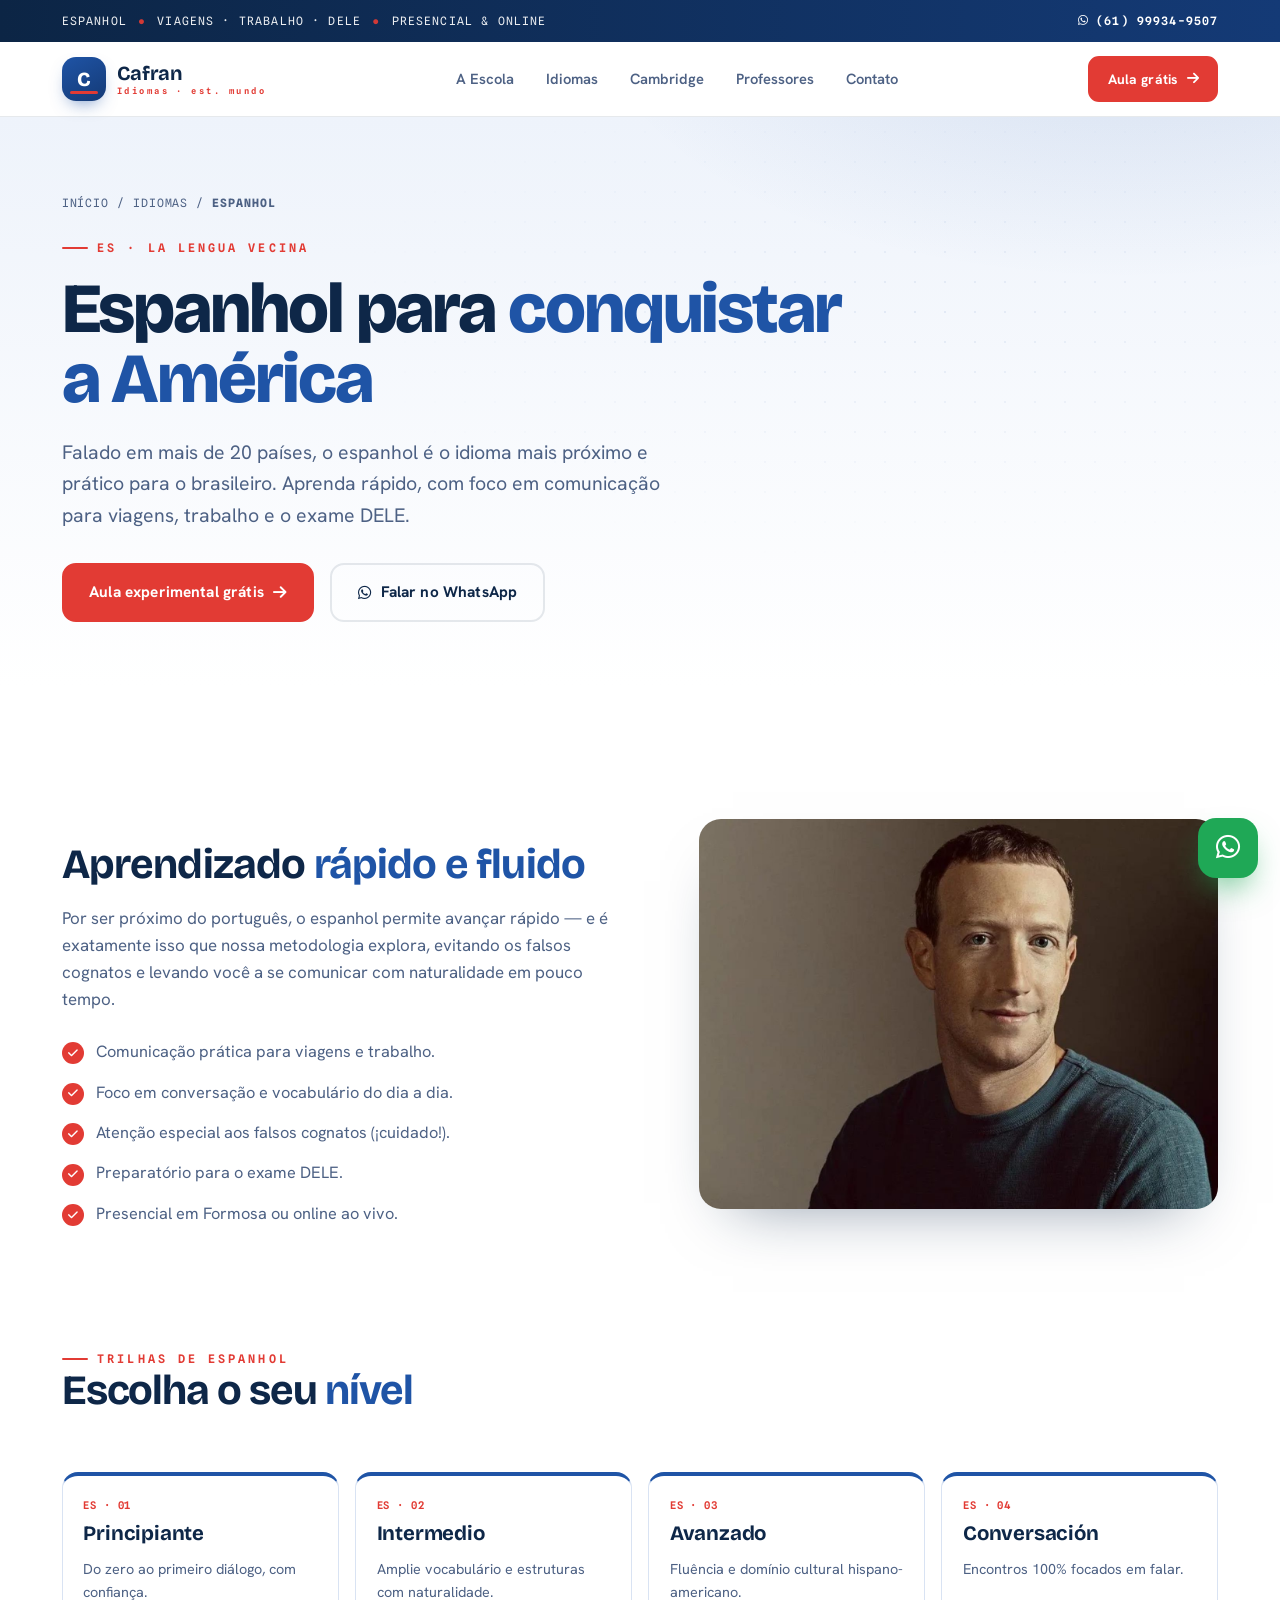
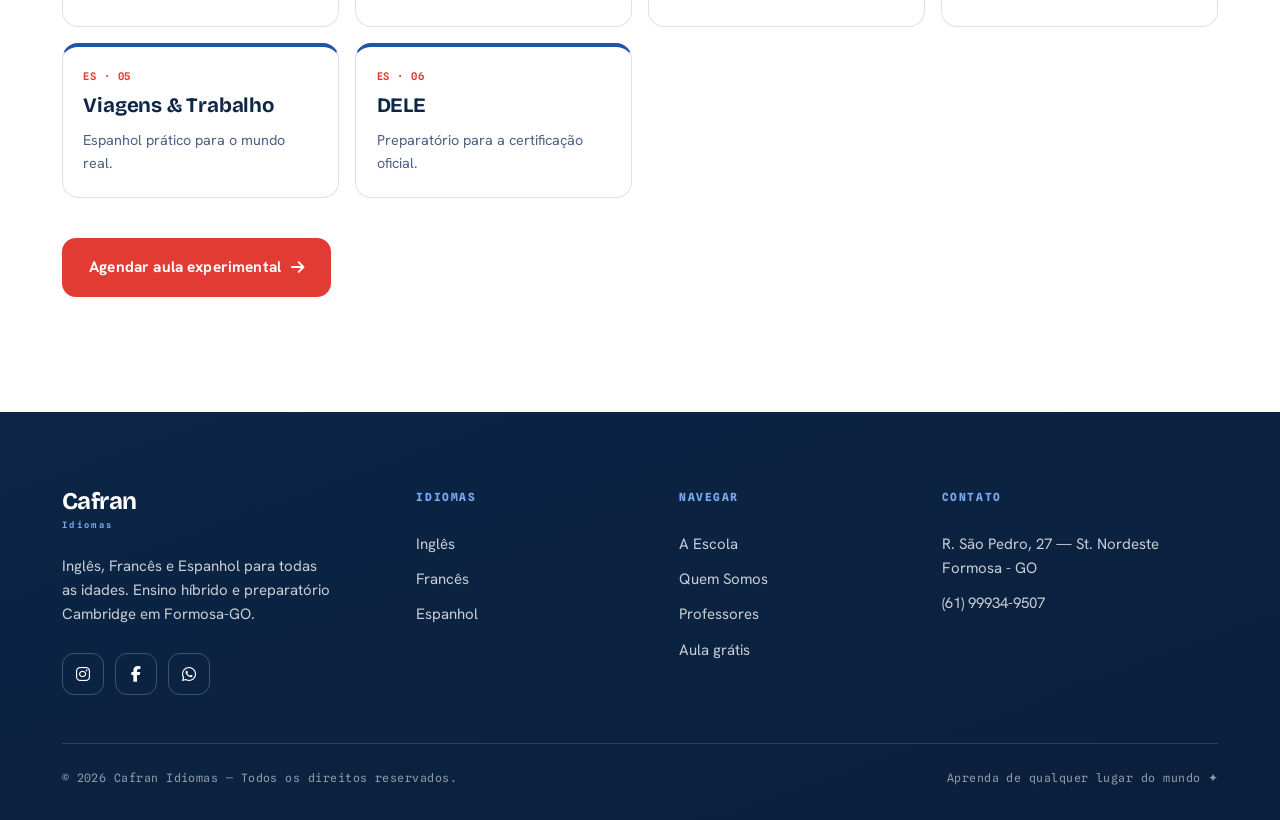
<file: espanhol.html>
<!DOCTYPE html>
<html lang="pt-BR">
<head>
    <meta charset="UTF-8">
    <meta name="viewport" content="width=device-width, initial-scale=1.0">
    <title>Curso de Espanhol em Formosa-GO | Cafran Idiomas</title>
    <meta name="description" content="Curso de Espanhol na Cafran Idiomas, Formosa-GO: comunicação prática para viagens e trabalho, preparatório DELE e aulas para todos os níveis. Presencial e online.">
    <link rel="canonical" href="https://www.cafranidiomas.com.br/espanhol.html">
    <meta property="og:title" content="Curso de Espanhol | Cafran Idiomas">
    <meta property="og:description" content="Comunicação prática para viagens e trabalho, preparatório DELE. Presencial e online em Formosa-GO.">
    <meta property="og:image" content="images/cafran_fora.webp">
    <meta name="theme-color" content="#15233f">
    <link rel="stylesheet" href="style.css">
    <link rel="preconnect" href="https://fonts.googleapis.com">
    <link rel="preconnect" href="https://fonts.gstatic.com" crossorigin>
    <link rel="stylesheet" href="https://cdnjs.cloudflare.com/ajax/libs/font-awesome/6.5.1/css/all.min.css">
</head>
<body>
    <div class="topbar">
        <div class="container">
            <div class="marquee-mini"><span>Espanhol</span><span class="dot">●</span><span>Viagens · Trabalho · DELE</span><span class="dot">●</span><span>Presencial & Online</span></div>
            <a href="https://wa.me/5561999349507?text=Ol%C3%A1!%20Quero%20info%20sobre%20o%20curso%20de%20Espanhol." target="_blank" rel="noopener"><i class="fab fa-whatsapp"></i> (61) 99934-9507</a>
        </div>
    </div>

    <header class="nav" id="nav">
        <div class="container">
            <a href="index.html" class="brand"><span class="brand-mark">C</span><span class="brand-name">Cafran <span>Idiomas · est. mundo</span></span></a>
            <nav class="nav-links" id="navLinks">
                <a href="index.html#escola">A Escola</a>
                <a href="index.html#idiomas">Idiomas</a>
                <a href="index.html#cambridge">Cambridge</a>
                <a href="index.html#professores">Professores</a>
                <a href="index.html#contato">Contato</a>
            </nav>
            <div class="nav-cta">
                <a href="index.html#matricula" class="btn btn--stamp btn--sm">Aula grátis <i class="fas fa-arrow-right"></i></a>
                <button class="menu-btn" id="menuBtn" aria-label="Abrir menu" aria-expanded="false"><span></span><span></span><span></span></button>
            </div>
        </div>
    </header>

    <main>
        <section class="page-hero">
            <div class="hero-bg" aria-hidden="true"></div>
            <div class="container">
                <div class="breadcrumb"><a href="index.html">Início</a> / Idiomas / <strong>Espanhol</strong></div>
                <span class="eyebrow">ES · la lengua vecina</span>
                <h1 style="margin-top:1rem">Espanhol para <em>conquistar a América</em></h1>
                <p class="lead">Falado em mais de 20 países, o espanhol é o idioma mais próximo e prático para o brasileiro. Aprenda rápido, com foco em comunicação para viagens, trabalho e o exame DELE.</p>
                <div style="margin-top:2rem;display:flex;gap:1rem;flex-wrap:wrap">
                    <a href="index.html#matricula" class="btn btn--stamp">Aula experimental grátis <i class="fas fa-arrow-right"></i></a>
                    <a href="https://wa.me/5561999349507" target="_blank" rel="noopener" class="btn btn--ghost"><i class="fab fa-whatsapp"></i> Falar no WhatsApp</a>
                </div>
            </div>
        </section>

        <section>
            <div class="container split">
                <div class="prose">
                    <span class="eyebrow reveal">O curso</span>
                    <h2 class="section-title reveal" data-d="1" style="font-size:clamp(1.8rem,4vw,2.6rem);margin-top:1rem">Aprendizado <em>rápido e fluido</em></h2>
                    <p class="reveal" data-d="1">Por ser próximo do português, o espanhol permite avançar rápido — e é exatamente isso que nossa metodologia explora, evitando os falsos cognatos e levando você a se comunicar com naturalidade em pouco tempo.</p>
                    <ul class="checklist">
                        <li class="reveal" data-d="1"><i class="fas fa-check"></i> Comunicação prática para viagens e trabalho.</li>
                        <li class="reveal" data-d="2"><i class="fas fa-check"></i> Foco em conversação e vocabulário do dia a dia.</li>
                        <li class="reveal" data-d="2"><i class="fas fa-check"></i> Atenção especial aos falsos cognatos (¡cuidado!).</li>
                        <li class="reveal" data-d="3"><i class="fas fa-check"></i> Preparatório para o exame DELE.</li>
                        <li class="reveal" data-d="3"><i class="fas fa-check"></i> Presencial em Formosa ou online ao vivo.</li>
                    </ul>
                </div>
                <div class="reveal" data-d="2">
                    <div class="figure-card"><img src="images/pessoa_3.jpg" alt="Aula de espanhol na Cafran Idiomas"></div>
                </div>
            </div>
        </section>

        <section style="padding-top:0">
            <div class="container">
                <div class="section-head"><span class="eyebrow reveal">Trilhas de Espanhol</span><h2 class="section-title reveal" data-d="1" style="font-size:clamp(1.8rem,4vw,2.6rem)">Escolha o seu <em>nível</em></h2></div>
                <div class="levels-grid">
                    <div class="pass reveal" data-d="1"><div class="no">ES · 01</div><h4>Principiante</h4><p>Do zero ao primeiro diálogo, com confiança.</p></div>
                    <div class="pass reveal" data-d="1"><div class="no">ES · 02</div><h4>Intermedio</h4><p>Amplie vocabulário e estruturas com naturalidade.</p></div>
                    <div class="pass reveal" data-d="2"><div class="no">ES · 03</div><h4>Avanzado</h4><p>Fluência e domínio cultural hispano-americano.</p></div>
                    <div class="pass reveal" data-d="2"><div class="no">ES · 04</div><h4>Conversación</h4><p>Encontros 100% focados em falar.</p></div>
                    <div class="pass reveal" data-d="1"><div class="no">ES · 05</div><h4>Viagens & Trabalho</h4><p>Espanhol prático para o mundo real.</p></div>
                    <div class="pass reveal" data-d="2"><div class="no">ES · 06</div><h4>DELE</h4><p>Preparatório para a certificação oficial.</p></div>
                </div>
                <div style="margin-top:2.5rem"><a href="index.html#matricula" class="btn btn--stamp reveal">Agendar aula experimental <i class="fas fa-arrow-right"></i></a></div>
            </div>
        </section>
    </main>

    <footer class="footer">
        <div class="container">
            <div class="footer-top">
                <div class="footer-col">
                    <span class="brand-name" style="font-size:1.5rem">Cafran <span>Idiomas</span></span>
                    <p class="footer-about">Inglês, Francês e Espanhol para todas as idades. Ensino híbrido e preparatório Cambridge em Formosa-GO.</p>
                    <div class="footer-social">
                        <a href="https://www.instagram.com/cafranidiomas/" target="_blank" rel="noopener" aria-label="Instagram"><i class="fab fa-instagram"></i></a>
                        <a href="https://www.facebook.com/cafranidiomas" target="_blank" rel="noopener" aria-label="Facebook"><i class="fab fa-facebook-f"></i></a>
                        <a href="https://wa.me/5561999349507" target="_blank" rel="noopener" aria-label="WhatsApp"><i class="fab fa-whatsapp"></i></a>
                    </div>
                </div>
                <div class="footer-col"><h4>Idiomas</h4><a href="ingles.html">Inglês</a><a href="frances.html">Francês</a><a href="espanhol.html">Espanhol</a></div>
                <div class="footer-col"><h4>Navegar</h4><a href="index.html#escola">A Escola</a><a href="quemsomos.html">Quem Somos</a><a href="index.html#professores">Professores</a><a href="index.html#matricula">Aula grátis</a></div>
                <div class="footer-col"><h4>Contato</h4><p>R. São Pedro, 27 — St. Nordeste<br>Formosa - GO</p><a href="https://wa.me/5561999349507" target="_blank" rel="noopener">(61) 99934-9507</a></div>
            </div>
            <div class="footer-bottom"><span>© 2026 Cafran Idiomas — Todos os direitos reservados.</span><span>Aprenda de qualquer lugar do mundo ✦</span></div>
        </div>
    </footer>

    <a href="https://wa.me/5561999349507?text=Ol%C3%A1!%20Quero%20info%20sobre%20o%20curso%20de%20Espanhol." class="wa-float" target="_blank" rel="noopener" aria-label="WhatsApp"><i class="fab fa-whatsapp"></i></a>
    <script src="script.js"></script>
</body>
</html>
</file>
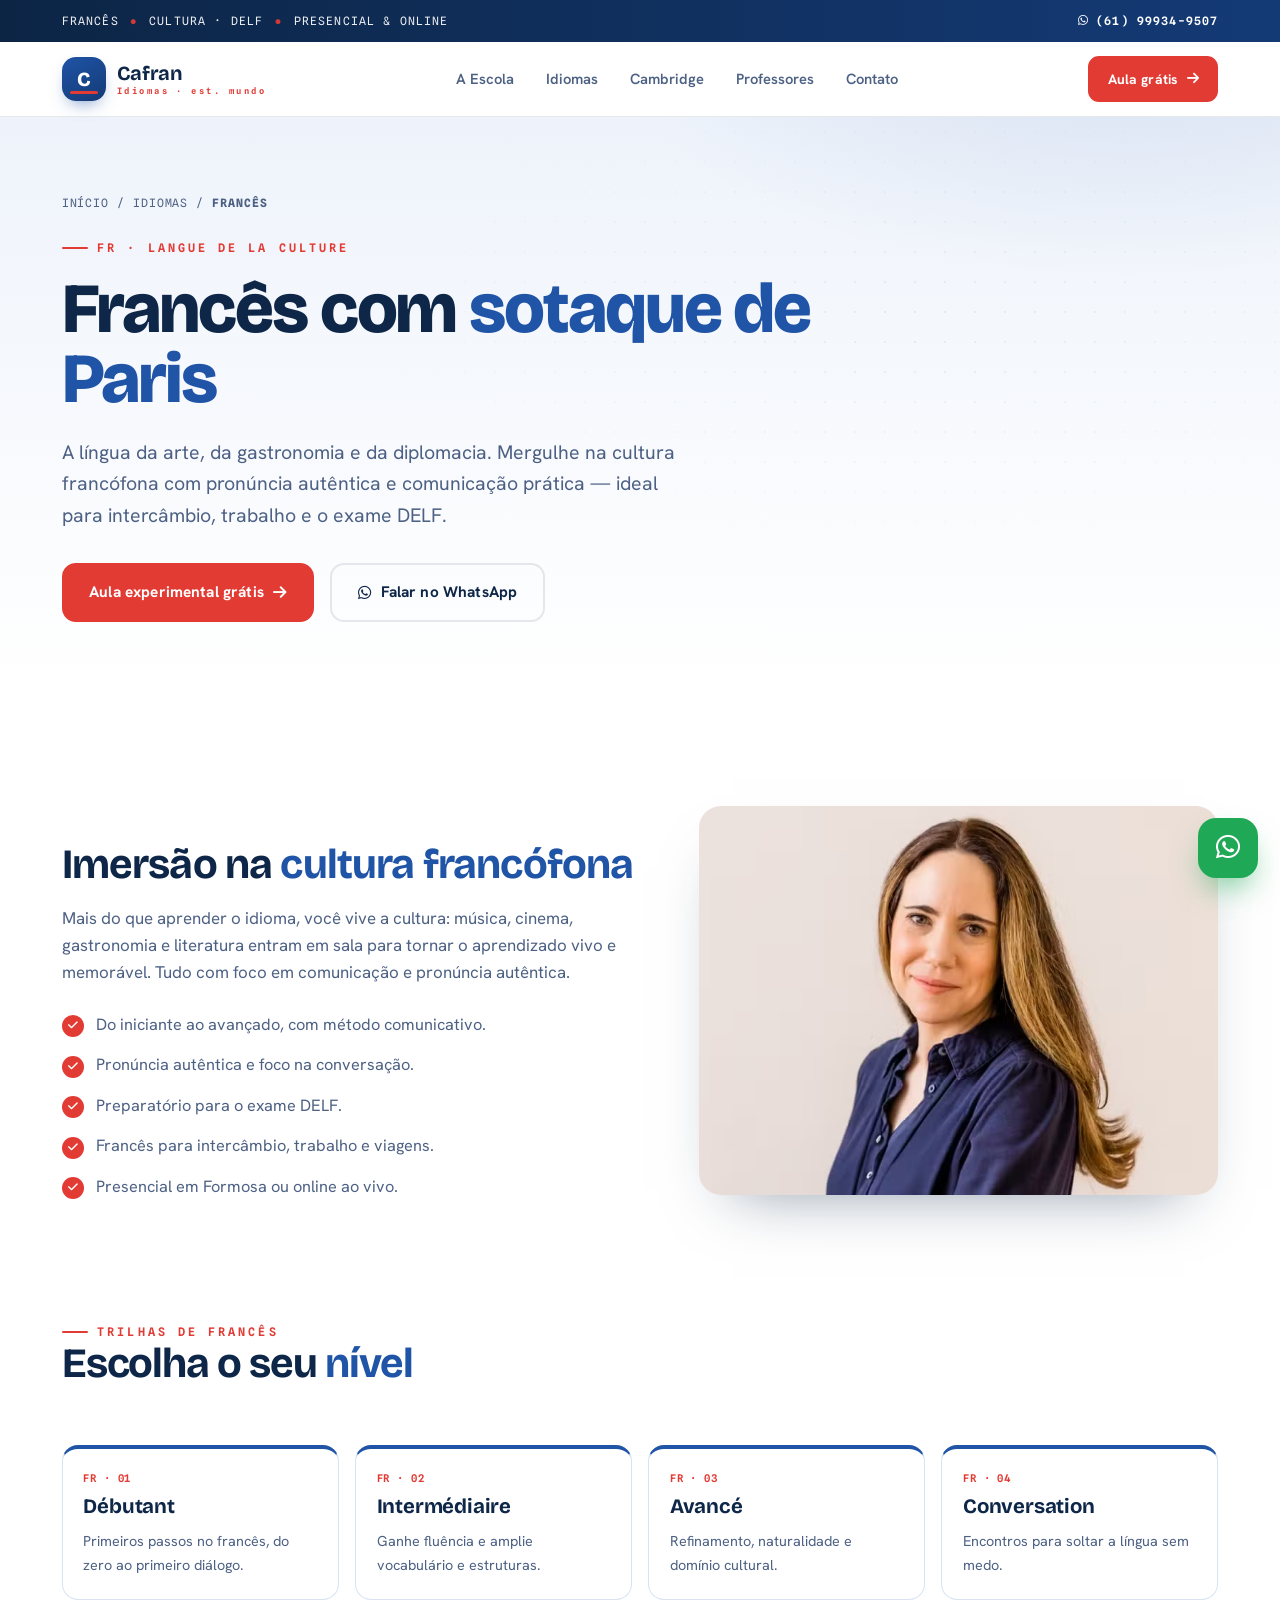
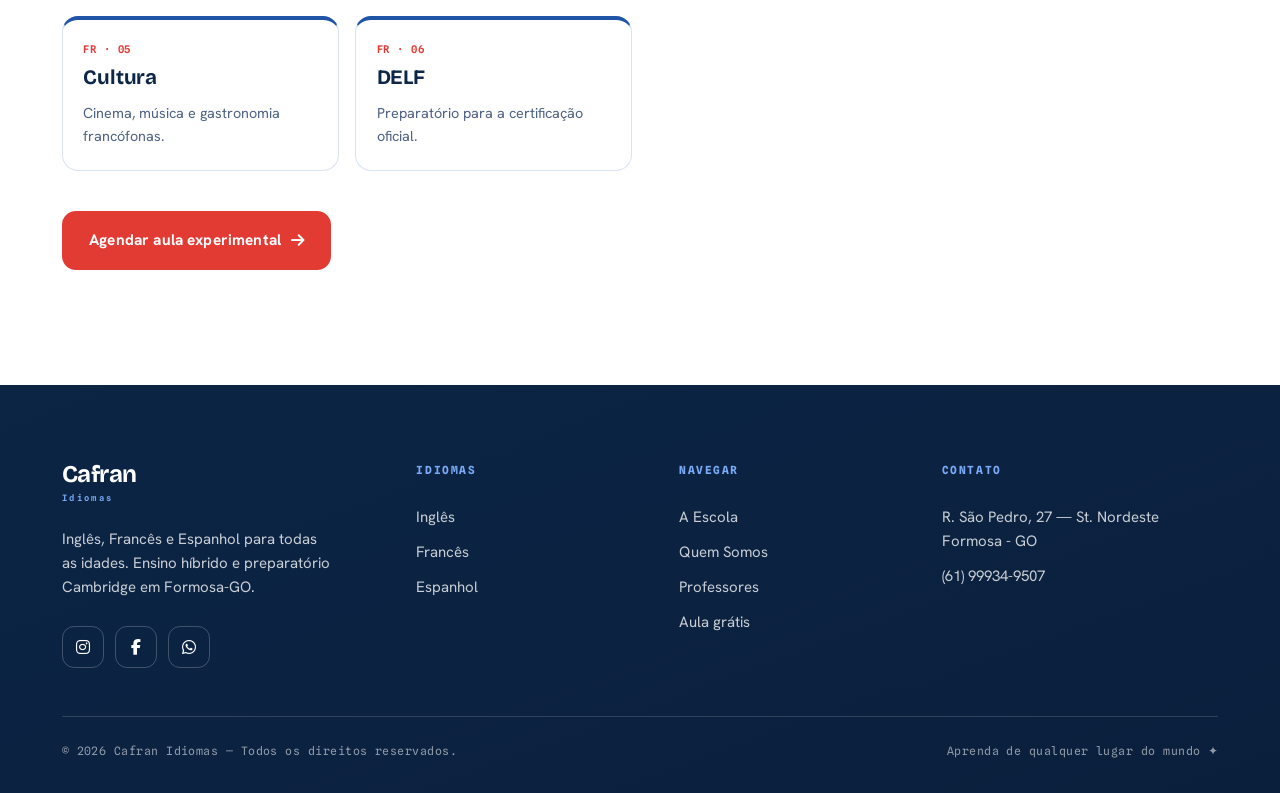
<file: frances.html>
<!DOCTYPE html>
<html lang="pt-BR">
<head>
    <meta charset="UTF-8">
    <meta name="viewport" content="width=device-width, initial-scale=1.0">
    <title>Curso de Francês em Formosa-GO | Cafran Idiomas</title>
    <meta name="description" content="Curso de Francês na Cafran Idiomas, Formosa-GO: imersão na cultura francófona, pronúncia autêntica, preparatório DELF e aulas para iniciantes a avançados. Presencial e online.">
    <link rel="canonical" href="https://www.cafranidiomas.com.br/frances.html">
    <meta property="og:title" content="Curso de Francês | Cafran Idiomas">
    <meta property="og:description" content="Imersão na cultura francófona, pronúncia autêntica e preparatório DELF. Presencial e online em Formosa-GO.">
    <meta property="og:image" content="images/cafran_fora.webp">
    <meta name="theme-color" content="#15233f">
    <link rel="stylesheet" href="style.css">
    <link rel="preconnect" href="https://fonts.googleapis.com">
    <link rel="preconnect" href="https://fonts.gstatic.com" crossorigin>
    <link rel="stylesheet" href="https://cdnjs.cloudflare.com/ajax/libs/font-awesome/6.5.1/css/all.min.css">
</head>
<body>
    <div class="topbar">
        <div class="container">
            <div class="marquee-mini"><span>Francês</span><span class="dot">●</span><span>Cultura · DELF</span><span class="dot">●</span><span>Presencial & Online</span></div>
            <a href="https://wa.me/5561999349507?text=Ol%C3%A1!%20Quero%20info%20sobre%20o%20curso%20de%20Franc%C3%AAs." target="_blank" rel="noopener"><i class="fab fa-whatsapp"></i> (61) 99934-9507</a>
        </div>
    </div>

    <header class="nav" id="nav">
        <div class="container">
            <a href="index.html" class="brand"><span class="brand-mark">C</span><span class="brand-name">Cafran <span>Idiomas · est. mundo</span></span></a>
            <nav class="nav-links" id="navLinks">
                <a href="index.html#escola">A Escola</a>
                <a href="index.html#idiomas">Idiomas</a>
                <a href="index.html#cambridge">Cambridge</a>
                <a href="index.html#professores">Professores</a>
                <a href="index.html#contato">Contato</a>
            </nav>
            <div class="nav-cta">
                <a href="index.html#matricula" class="btn btn--stamp btn--sm">Aula grátis <i class="fas fa-arrow-right"></i></a>
                <button class="menu-btn" id="menuBtn" aria-label="Abrir menu" aria-expanded="false"><span></span><span></span><span></span></button>
            </div>
        </div>
    </header>

    <main>
        <section class="page-hero">
            <div class="hero-bg" aria-hidden="true"></div>
            <div class="container">
                <div class="breadcrumb"><a href="index.html">Início</a> / Idiomas / <strong>Francês</strong></div>
                <span class="eyebrow">FR · langue de la culture</span>
                <h1 style="margin-top:1rem">Francês com <em>sotaque de Paris</em></h1>
                <p class="lead">A língua da arte, da gastronomia e da diplomacia. Mergulhe na cultura francófona com pronúncia autêntica e comunicação prática — ideal para intercâmbio, trabalho e o exame DELF.</p>
                <div style="margin-top:2rem;display:flex;gap:1rem;flex-wrap:wrap">
                    <a href="index.html#matricula" class="btn btn--stamp">Aula experimental grátis <i class="fas fa-arrow-right"></i></a>
                    <a href="https://wa.me/5561999349507" target="_blank" rel="noopener" class="btn btn--ghost"><i class="fab fa-whatsapp"></i> Falar no WhatsApp</a>
                </div>
            </div>
        </section>

        <section>
            <div class="container split">
                <div class="prose">
                    <span class="eyebrow reveal">O curso</span>
                    <h2 class="section-title reveal" data-d="1" style="font-size:clamp(1.8rem,4vw,2.6rem);margin-top:1rem">Imersão na <em>cultura francófona</em></h2>
                    <p class="reveal" data-d="1">Mais do que aprender o idioma, você vive a cultura: música, cinema, gastronomia e literatura entram em sala para tornar o aprendizado vivo e memorável. Tudo com foco em comunicação e pronúncia autêntica.</p>
                    <ul class="checklist">
                        <li class="reveal" data-d="1"><i class="fas fa-check"></i> Do iniciante ao avançado, com método comunicativo.</li>
                        <li class="reveal" data-d="2"><i class="fas fa-check"></i> Pronúncia autêntica e foco na conversação.</li>
                        <li class="reveal" data-d="2"><i class="fas fa-check"></i> Preparatório para o exame DELF.</li>
                        <li class="reveal" data-d="3"><i class="fas fa-check"></i> Francês para intercâmbio, trabalho e viagens.</li>
                        <li class="reveal" data-d="3"><i class="fas fa-check"></i> Presencial em Formosa ou online ao vivo.</li>
                    </ul>
                </div>
                <div class="reveal" data-d="2">
                    <div class="figure-card"><img src="images/pessoa_2.avif" alt="Aula de francês na Cafran Idiomas"></div>
                </div>
            </div>
        </section>

        <section style="padding-top:0">
            <div class="container">
                <div class="section-head"><span class="eyebrow reveal">Trilhas de Francês</span><h2 class="section-title reveal" data-d="1" style="font-size:clamp(1.8rem,4vw,2.6rem)">Escolha o seu <em>nível</em></h2></div>
                <div class="levels-grid">
                    <div class="pass reveal" data-d="1"><div class="no">FR · 01</div><h4>Débutant</h4><p>Primeiros passos no francês, do zero ao primeiro diálogo.</p></div>
                    <div class="pass reveal" data-d="1"><div class="no">FR · 02</div><h4>Intermédiaire</h4><p>Ganhe fluência e amplie vocabulário e estruturas.</p></div>
                    <div class="pass reveal" data-d="2"><div class="no">FR · 03</div><h4>Avancé</h4><p>Refinamento, naturalidade e domínio cultural.</p></div>
                    <div class="pass reveal" data-d="2"><div class="no">FR · 04</div><h4>Conversation</h4><p>Encontros para soltar a língua sem medo.</p></div>
                    <div class="pass reveal" data-d="1"><div class="no">FR · 05</div><h4>Cultura</h4><p>Cinema, música e gastronomia francófonas.</p></div>
                    <div class="pass reveal" data-d="2"><div class="no">FR · 06</div><h4>DELF</h4><p>Preparatório para a certificação oficial.</p></div>
                </div>
                <div style="margin-top:2.5rem"><a href="index.html#matricula" class="btn btn--stamp reveal">Agendar aula experimental <i class="fas fa-arrow-right"></i></a></div>
            </div>
        </section>
    </main>

    <footer class="footer">
        <div class="container">
            <div class="footer-top">
                <div class="footer-col">
                    <span class="brand-name" style="font-size:1.5rem">Cafran <span>Idiomas</span></span>
                    <p class="footer-about">Inglês, Francês e Espanhol para todas as idades. Ensino híbrido e preparatório Cambridge em Formosa-GO.</p>
                    <div class="footer-social">
                        <a href="https://www.instagram.com/cafranidiomas/" target="_blank" rel="noopener" aria-label="Instagram"><i class="fab fa-instagram"></i></a>
                        <a href="https://www.facebook.com/cafranidiomas" target="_blank" rel="noopener" aria-label="Facebook"><i class="fab fa-facebook-f"></i></a>
                        <a href="https://wa.me/5561999349507" target="_blank" rel="noopener" aria-label="WhatsApp"><i class="fab fa-whatsapp"></i></a>
                    </div>
                </div>
                <div class="footer-col"><h4>Idiomas</h4><a href="ingles.html">Inglês</a><a href="frances.html">Francês</a><a href="espanhol.html">Espanhol</a></div>
                <div class="footer-col"><h4>Navegar</h4><a href="index.html#escola">A Escola</a><a href="quemsomos.html">Quem Somos</a><a href="index.html#professores">Professores</a><a href="index.html#matricula">Aula grátis</a></div>
                <div class="footer-col"><h4>Contato</h4><p>R. São Pedro, 27 — St. Nordeste<br>Formosa - GO</p><a href="https://wa.me/5561999349507" target="_blank" rel="noopener">(61) 99934-9507</a></div>
            </div>
            <div class="footer-bottom"><span>© 2026 Cafran Idiomas — Todos os direitos reservados.</span><span>Aprenda de qualquer lugar do mundo ✦</span></div>
        </div>
    </footer>

    <a href="https://wa.me/5561999349507?text=Ol%C3%A1!%20Quero%20info%20sobre%20o%20curso%20de%20Franc%C3%AAs." class="wa-float" target="_blank" rel="noopener" aria-label="WhatsApp"><i class="fab fa-whatsapp"></i></a>
    <script src="script.js"></script>
</body>
</html>
</file>
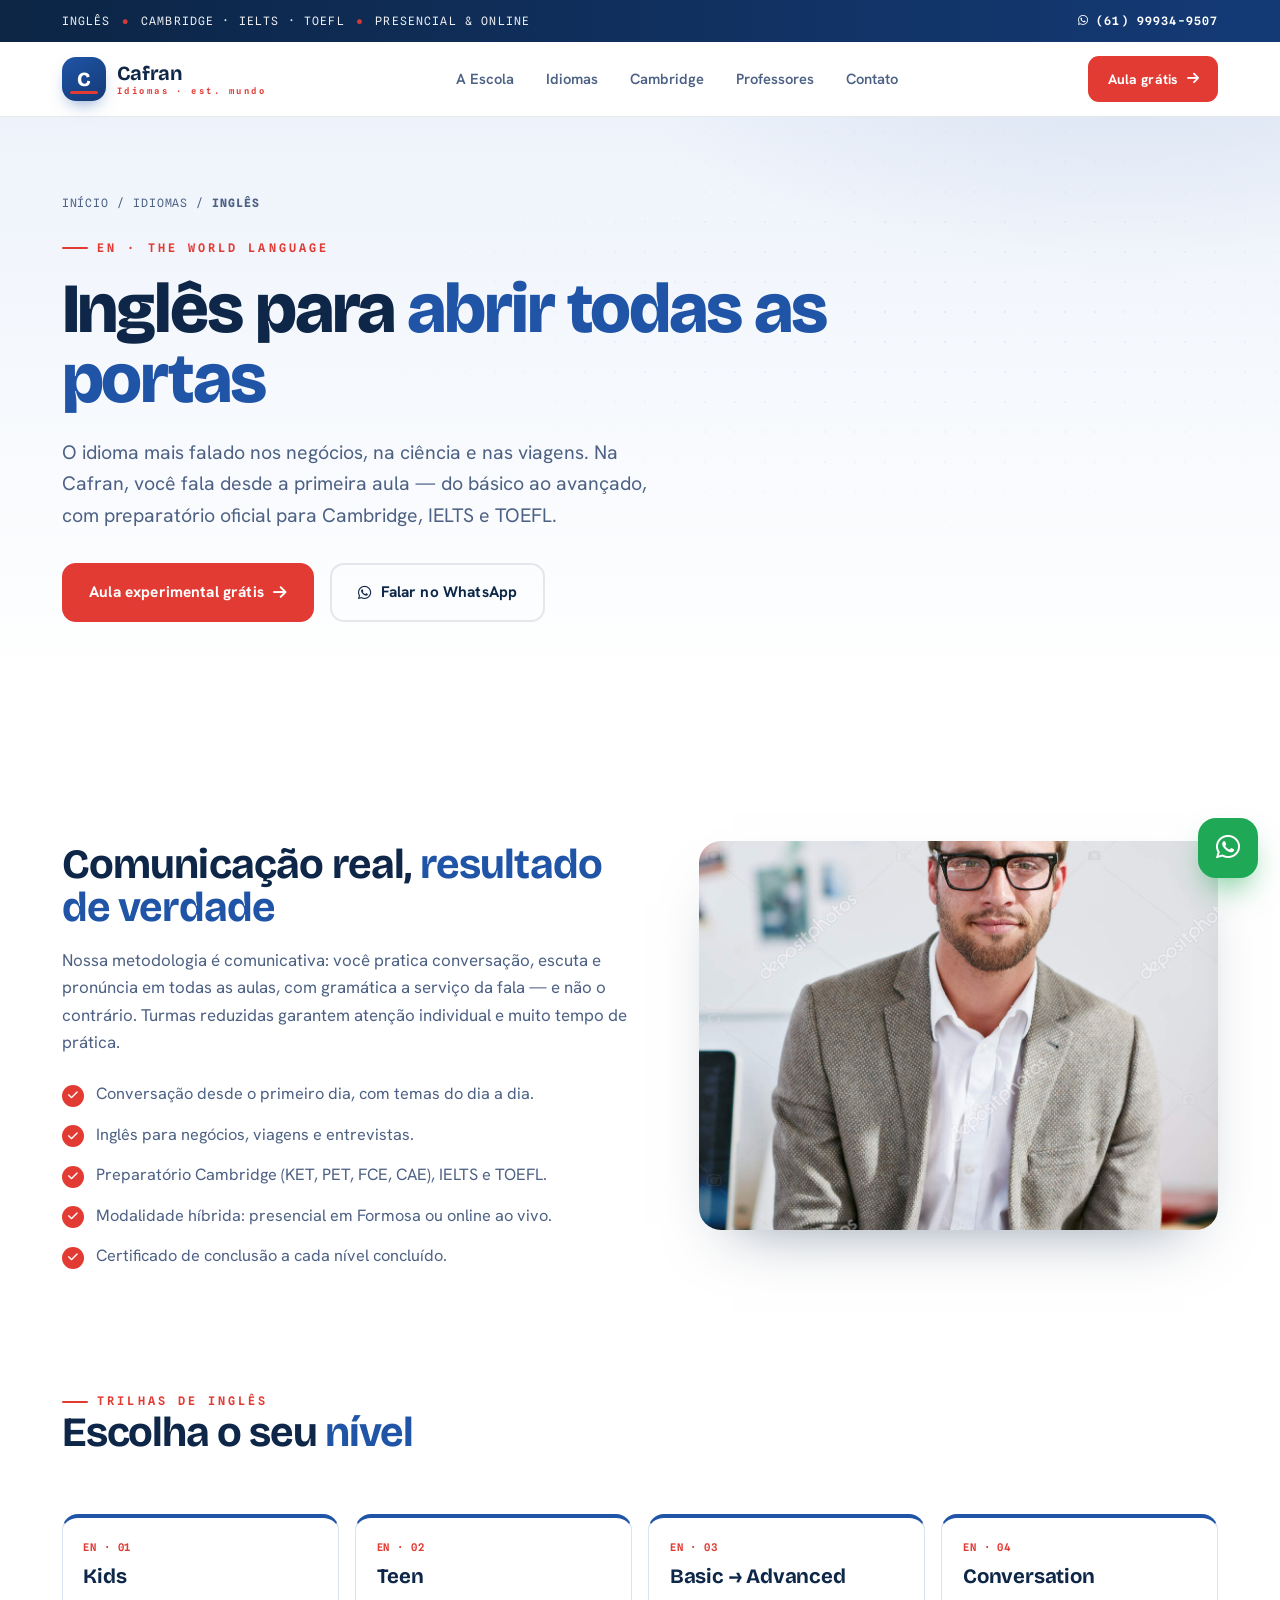
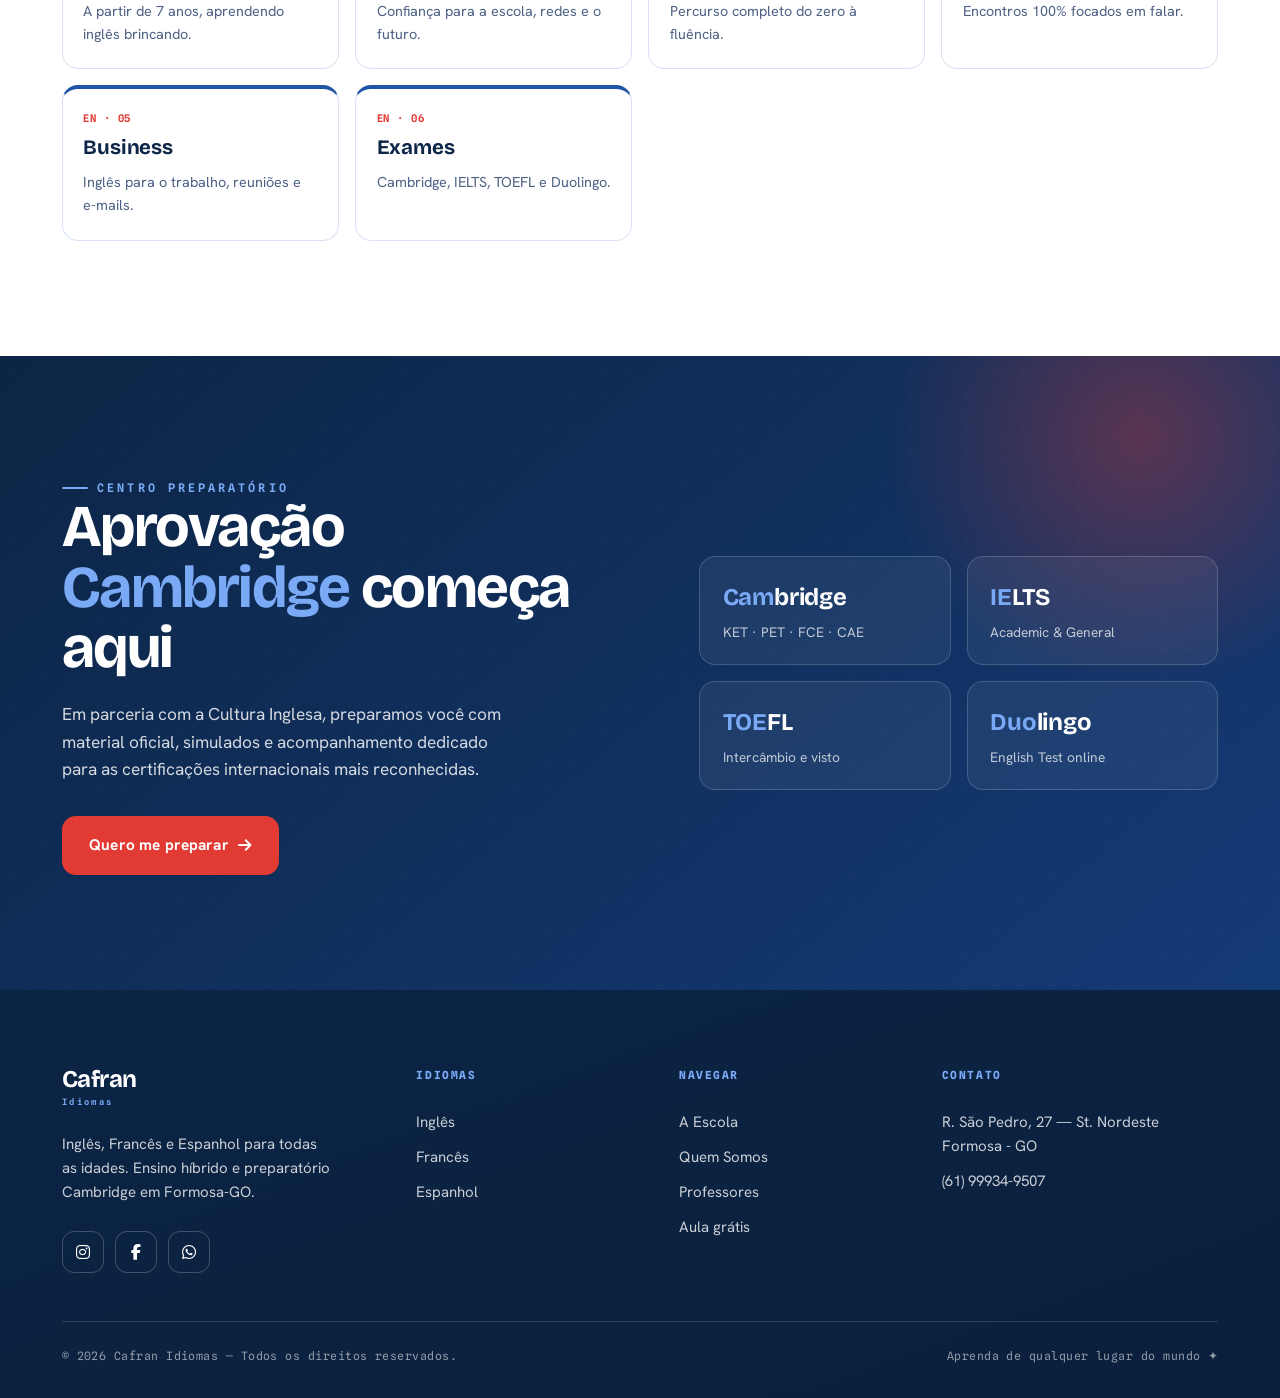
<file: ingles.html>
<!DOCTYPE html>
<html lang="pt-BR">
<head>
    <meta charset="UTF-8">
    <meta name="viewport" content="width=device-width, initial-scale=1.0">
    <title>Curso de Inglês em Formosa-GO | Cafran Idiomas</title>
    <meta name="description" content="Curso de Inglês na Cafran Idiomas, Formosa-GO: do básico ao avançado, conversação, inglês para negócios e preparatório Cambridge, IELTS e TOEFL. Presencial e online.">
    <link rel="canonical" href="https://www.cafranidiomas.com.br/ingles.html">
    <meta property="og:title" content="Curso de Inglês | Cafran Idiomas">
    <meta property="og:description" content="Do básico ao avançado, conversação e preparatório Cambridge. Presencial e online em Formosa-GO.">
    <meta property="og:image" content="images/cafran_fora.webp">
    <meta name="theme-color" content="#15233f">
    <link rel="stylesheet" href="style.css">
    <link rel="preconnect" href="https://fonts.googleapis.com">
    <link rel="preconnect" href="https://fonts.gstatic.com" crossorigin>
    <link rel="stylesheet" href="https://cdnjs.cloudflare.com/ajax/libs/font-awesome/6.5.1/css/all.min.css">
</head>
<body>
    <div class="topbar">
        <div class="container">
            <div class="marquee-mini"><span>Inglês</span><span class="dot">●</span><span>Cambridge · IELTS · TOEFL</span><span class="dot">●</span><span>Presencial & Online</span></div>
            <a href="https://wa.me/5561999349507?text=Ol%C3%A1!%20Quero%20info%20sobre%20o%20curso%20de%20Ingl%C3%AAs." target="_blank" rel="noopener"><i class="fab fa-whatsapp"></i> (61) 99934-9507</a>
        </div>
    </div>

    <header class="nav" id="nav">
        <div class="container">
            <a href="index.html" class="brand"><span class="brand-mark">C</span><span class="brand-name">Cafran <span>Idiomas · est. mundo</span></span></a>
            <nav class="nav-links" id="navLinks">
                <a href="index.html#escola">A Escola</a>
                <a href="index.html#idiomas">Idiomas</a>
                <a href="index.html#cambridge">Cambridge</a>
                <a href="index.html#professores">Professores</a>
                <a href="index.html#contato">Contato</a>
            </nav>
            <div class="nav-cta">
                <a href="index.html#matricula" class="btn btn--stamp btn--sm">Aula grátis <i class="fas fa-arrow-right"></i></a>
                <button class="menu-btn" id="menuBtn" aria-label="Abrir menu" aria-expanded="false"><span></span><span></span><span></span></button>
            </div>
        </div>
    </header>

    <main>
        <section class="page-hero">
            <div class="hero-bg" aria-hidden="true"></div>
            <div class="container">
                <div class="breadcrumb"><a href="index.html">Início</a> / Idiomas / <strong>Inglês</strong></div>
                <span class="eyebrow">EN · the world language</span>
                <h1 style="margin-top:1rem">Inglês para <em>abrir todas as portas</em></h1>
                <p class="lead">O idioma mais falado nos negócios, na ciência e nas viagens. Na Cafran, você fala desde a primeira aula — do básico ao avançado, com preparatório oficial para Cambridge, IELTS e TOEFL.</p>
                <div style="margin-top:2rem;display:flex;gap:1rem;flex-wrap:wrap">
                    <a href="index.html#matricula" class="btn btn--stamp">Aula experimental grátis <i class="fas fa-arrow-right"></i></a>
                    <a href="https://wa.me/5561999349507" target="_blank" rel="noopener" class="btn btn--ghost"><i class="fab fa-whatsapp"></i> Falar no WhatsApp</a>
                </div>
            </div>
        </section>

        <section>
            <div class="container split">
                <div class="prose">
                    <span class="eyebrow reveal">O curso</span>
                    <h2 class="section-title reveal" data-d="1" style="font-size:clamp(1.8rem,4vw,2.6rem);margin-top:1rem">Comunicação real, <em>resultado de verdade</em></h2>
                    <p class="reveal" data-d="1">Nossa metodologia é comunicativa: você pratica conversação, escuta e pronúncia em todas as aulas, com gramática a serviço da fala — e não o contrário. Turmas reduzidas garantem atenção individual e muito tempo de prática.</p>
                    <ul class="checklist">
                        <li class="reveal" data-d="1"><i class="fas fa-check"></i> Conversação desde o primeiro dia, com temas do dia a dia.</li>
                        <li class="reveal" data-d="2"><i class="fas fa-check"></i> Inglês para negócios, viagens e entrevistas.</li>
                        <li class="reveal" data-d="2"><i class="fas fa-check"></i> Preparatório Cambridge (KET, PET, FCE, CAE), IELTS e TOEFL.</li>
                        <li class="reveal" data-d="3"><i class="fas fa-check"></i> Modalidade híbrida: presencial em Formosa ou online ao vivo.</li>
                        <li class="reveal" data-d="3"><i class="fas fa-check"></i> Certificado de conclusão a cada nível concluído.</li>
                    </ul>
                </div>
                <div class="reveal" data-d="2">
                    <div class="figure-card"><img src="images/paulo-foto.jpg" alt="Teacher Paulo Amorim, professor de inglês da Cafran Idiomas"></div>
                </div>
            </div>
        </section>

        <section style="padding-top:0">
            <div class="container">
                <div class="section-head"><span class="eyebrow reveal">Trilhas de Inglês</span><h2 class="section-title reveal" data-d="1" style="font-size:clamp(1.8rem,4vw,2.6rem)">Escolha o seu <em>nível</em></h2></div>
                <div class="levels-grid">
                    <div class="pass reveal" data-d="1"><div class="no">EN · 01</div><h4>Kids</h4><p>A partir de 7 anos, aprendendo inglês brincando.</p></div>
                    <div class="pass reveal" data-d="1"><div class="no">EN · 02</div><h4>Teen</h4><p>Confiança para a escola, redes e o futuro.</p></div>
                    <div class="pass reveal" data-d="2"><div class="no">EN · 03</div><h4>Basic → Advanced</h4><p>Percurso completo do zero à fluência.</p></div>
                    <div class="pass reveal" data-d="2"><div class="no">EN · 04</div><h4>Conversation</h4><p>Encontros 100% focados em falar.</p></div>
                    <div class="pass reveal" data-d="1"><div class="no">EN · 05</div><h4>Business</h4><p>Inglês para o trabalho, reuniões e e-mails.</p></div>
                    <div class="pass reveal" data-d="2"><div class="no">EN · 06</div><h4>Exames</h4><p>Cambridge, IELTS, TOEFL e Duolingo.</p></div>
                </div>
            </div>
        </section>

        <section class="exams">
            <div class="container">
                <div>
                    <span class="eyebrow reveal">Centro preparatório</span>
                    <h2 class="section-title reveal" data-d="1">Aprovação <em>Cambridge</em> começa aqui</h2>
                    <p class="lead reveal" data-d="2">Em parceria com a Cultura Inglesa, preparamos você com material oficial, simulados e acompanhamento dedicado para as certificações internacionais mais reconhecidas.</p>
                    <a href="index.html#matricula" class="btn btn--stamp reveal" data-d="3">Quero me preparar <i class="fas fa-arrow-right"></i></a>
                </div>
                <div class="exam-badges">
                    <div class="exam-badge reveal" data-d="1"><div class="x-name"><b>Cam</b>bridge</div><p>KET · PET · FCE · CAE</p></div>
                    <div class="exam-badge reveal" data-d="2"><div class="x-name"><b>IE</b>LTS</div><p>Academic & General</p></div>
                    <div class="exam-badge reveal" data-d="3"><div class="x-name"><b>TOE</b>FL</div><p>Intercâmbio e visto</p></div>
                    <div class="exam-badge reveal" data-d="4"><div class="x-name"><b>Duo</b>lingo</div><p>English Test online</p></div>
                </div>
            </div>
        </section>
    </main>

    <footer class="footer">
        <div class="container">
            <div class="footer-top">
                <div class="footer-col">
                    <span class="brand-name" style="font-size:1.5rem">Cafran <span>Idiomas</span></span>
                    <p class="footer-about">Inglês, Francês e Espanhol para todas as idades. Ensino híbrido e preparatório Cambridge em Formosa-GO.</p>
                    <div class="footer-social">
                        <a href="https://www.instagram.com/cafranidiomas/" target="_blank" rel="noopener" aria-label="Instagram"><i class="fab fa-instagram"></i></a>
                        <a href="https://www.facebook.com/cafranidiomas" target="_blank" rel="noopener" aria-label="Facebook"><i class="fab fa-facebook-f"></i></a>
                        <a href="https://wa.me/5561999349507" target="_blank" rel="noopener" aria-label="WhatsApp"><i class="fab fa-whatsapp"></i></a>
                    </div>
                </div>
                <div class="footer-col"><h4>Idiomas</h4><a href="ingles.html">Inglês</a><a href="frances.html">Francês</a><a href="espanhol.html">Espanhol</a></div>
                <div class="footer-col"><h4>Navegar</h4><a href="index.html#escola">A Escola</a><a href="quemsomos.html">Quem Somos</a><a href="index.html#professores">Professores</a><a href="index.html#matricula">Aula grátis</a></div>
                <div class="footer-col"><h4>Contato</h4><p>R. São Pedro, 27 — St. Nordeste<br>Formosa - GO</p><a href="https://wa.me/5561999349507" target="_blank" rel="noopener">(61) 99934-9507</a></div>
            </div>
            <div class="footer-bottom"><span>© 2026 Cafran Idiomas — Todos os direitos reservados.</span><span>Aprenda de qualquer lugar do mundo ✦</span></div>
        </div>
    </footer>

    <a href="https://wa.me/5561999349507?text=Ol%C3%A1!%20Quero%20info%20sobre%20o%20curso%20de%20Ingl%C3%AAs." class="wa-float" target="_blank" rel="noopener" aria-label="WhatsApp"><i class="fab fa-whatsapp"></i></a>
    <script src="script.js"></script>
</body>
</html>
</file>
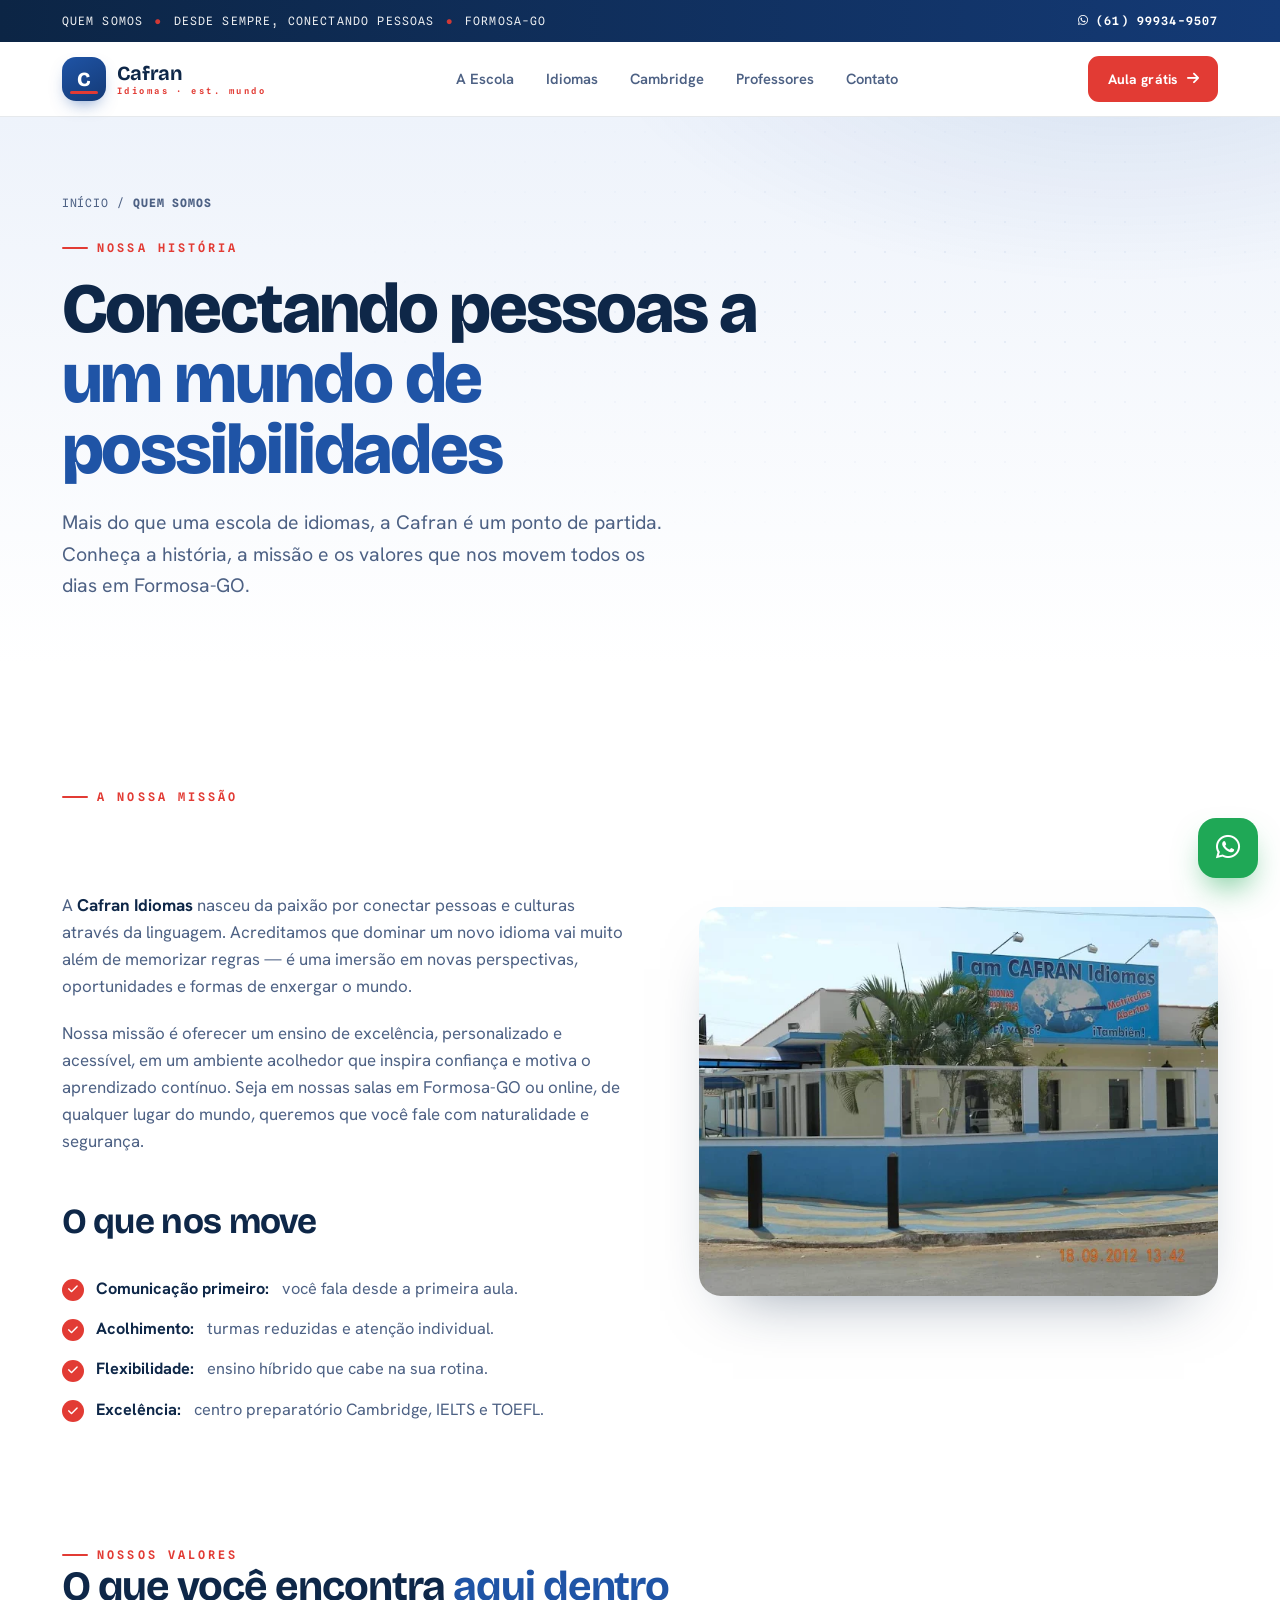
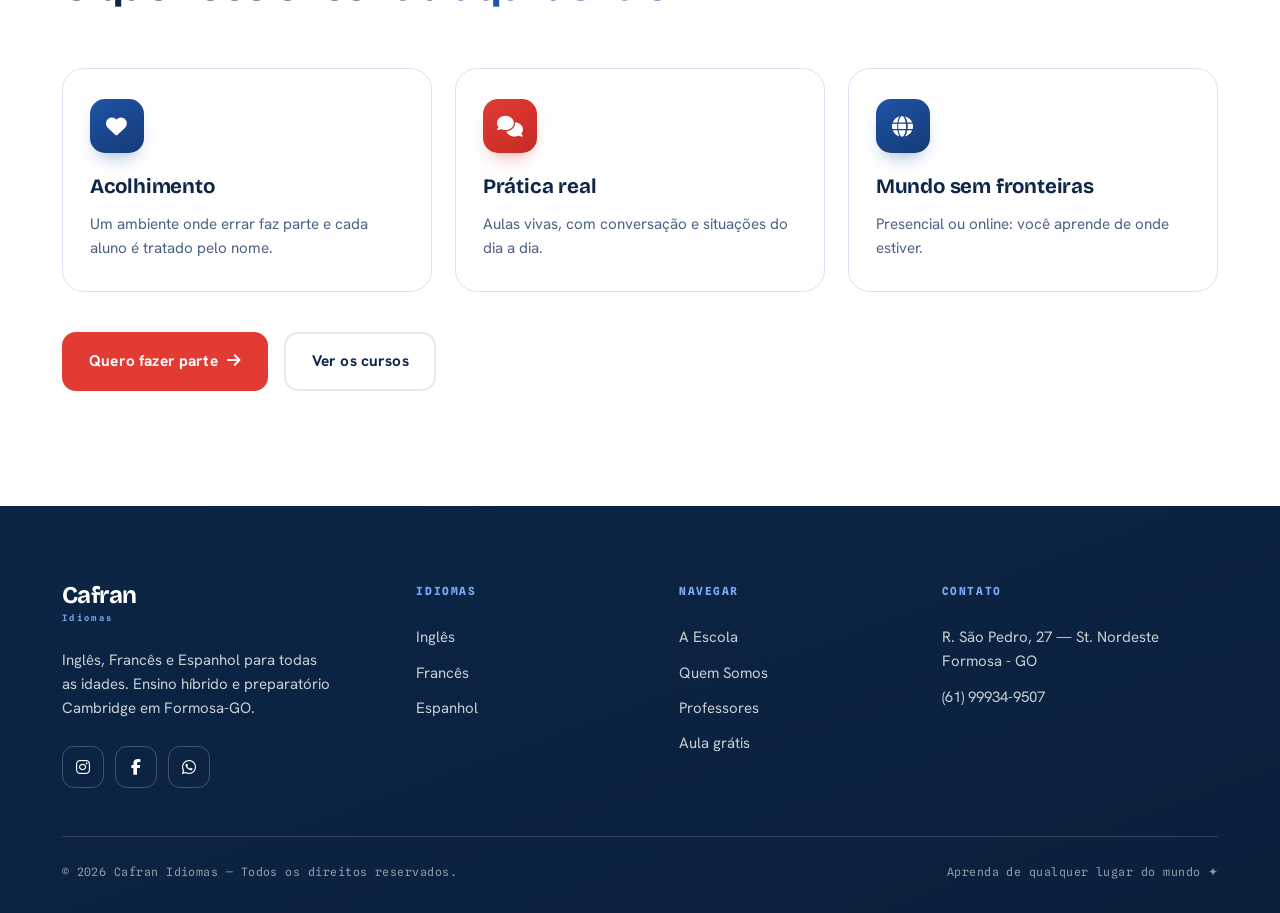
<file: quemsomos.html>
<!DOCTYPE html>
<html lang="pt-BR">
<head>
    <meta charset="UTF-8">
    <meta name="viewport" content="width=device-width, initial-scale=1.0">
    <title>Quem Somos | Cafran Idiomas — Escola de Idiomas em Formosa-GO</title>
    <meta name="description" content="Conheça a história e a missão da Cafran Idiomas, escola de Inglês, Francês e Espanhol em Formosa-GO. Ensino híbrido, método comunicativo e paixão por conectar pessoas e culturas.">
    <link rel="canonical" href="https://www.cafranidiomas.com.br/quemsomos.html">
    <meta property="og:title" content="Quem Somos | Cafran Idiomas">
    <meta property="og:description" content="Nossa história, missão e valores. Uma escola que abre portas para o mundo, em Formosa-GO.">
    <meta property="og:image" content="images/cafran_fora.webp">
    <meta name="theme-color" content="#15233f">
    <link rel="stylesheet" href="style.css">
    <link rel="preconnect" href="https://fonts.googleapis.com">
    <link rel="preconnect" href="https://fonts.gstatic.com" crossorigin>
    <link rel="stylesheet" href="https://cdnjs.cloudflare.com/ajax/libs/font-awesome/6.5.1/css/all.min.css">
</head>
<body>
    <div class="topbar">
        <div class="container">
            <div class="marquee-mini"><span>Quem somos</span><span class="dot">●</span><span>Desde sempre, conectando pessoas</span><span class="dot">●</span><span>Formosa-GO</span></div>
            <a href="https://wa.me/5561999349507?text=Ol%C3%A1!%20Quero%20conhecer%20a%20Cafran%20Idiomas." target="_blank" rel="noopener"><i class="fab fa-whatsapp"></i> (61) 99934-9507</a>
        </div>
    </div>

    <header class="nav" id="nav">
        <div class="container">
            <a href="index.html" class="brand"><span class="brand-mark">C</span><span class="brand-name">Cafran <span>Idiomas · est. mundo</span></span></a>
            <nav class="nav-links" id="navLinks">
                <a href="index.html#escola">A Escola</a>
                <a href="index.html#idiomas">Idiomas</a>
                <a href="index.html#cambridge">Cambridge</a>
                <a href="index.html#professores">Professores</a>
                <a href="index.html#contato">Contato</a>
            </nav>
            <div class="nav-cta">
                <a href="index.html#matricula" class="btn btn--stamp btn--sm">Aula grátis <i class="fas fa-arrow-right"></i></a>
                <button class="menu-btn" id="menuBtn" aria-label="Abrir menu" aria-expanded="false"><span></span><span></span><span></span></button>
            </div>
        </div>
    </header>

    <main>
        <section class="page-hero">
            <div class="hero-bg" aria-hidden="true"></div>
            <div class="container">
                <div class="breadcrumb"><a href="index.html">Início</a> / <strong>Quem Somos</strong></div>
                <span class="eyebrow">Nossa história</span>
                <h1 style="margin-top:1rem">Conectando pessoas a <em>um mundo de possibilidades</em></h1>
                <p class="lead">Mais do que uma escola de idiomas, a Cafran é um ponto de partida. Conheça a história, a missão e os valores que nos movem todos os dias em Formosa-GO.</p>
            </div>
        </section>

        <section>
            <div class="container split">
                <div class="prose">
                    <span class="eyebrow reveal">A nossa missão</span>
                    <h2 class="reveal" data-d="1" style="margin-top:0.6rem">Aprender é abrir portas</h2>
                    <p class="reveal" data-d="1">A <strong>Cafran Idiomas</strong> nasceu da paixão por conectar pessoas e culturas através da linguagem. Acreditamos que dominar um novo idioma vai muito além de memorizar regras — é uma imersão em novas perspectivas, oportunidades e formas de enxergar o mundo.</p>
                    <p class="reveal" data-d="2">Nossa missão é oferecer um ensino de excelência, personalizado e acessível, em um ambiente acolhedor que inspira confiança e motiva o aprendizado contínuo. Seja em nossas salas em Formosa-GO ou online, de qualquer lugar do mundo, queremos que você fale com naturalidade e segurança.</p>
                    <h2 class="reveal" data-d="2">O que nos move</h2>
                    <ul class="checklist">
                        <li class="reveal" data-d="1"><i class="fas fa-check"></i> <strong>Comunicação primeiro:</strong> você fala desde a primeira aula.</li>
                        <li class="reveal" data-d="2"><i class="fas fa-check"></i> <strong>Acolhimento:</strong> turmas reduzidas e atenção individual.</li>
                        <li class="reveal" data-d="2"><i class="fas fa-check"></i> <strong>Flexibilidade:</strong> ensino híbrido que cabe na sua rotina.</li>
                        <li class="reveal" data-d="3"><i class="fas fa-check"></i> <strong>Excelência:</strong> centro preparatório Cambridge, IELTS e TOEFL.</li>
                    </ul>
                </div>
                <div class="reveal" data-d="2">
                    <div class="figure-card"><img src="images/cafran_fora.webp" alt="Fachada da escola Cafran Idiomas em Formosa-GO"></div>
                </div>
            </div>
        </section>

        <section style="padding-top:0">
            <div class="container">
                <div class="section-head"><span class="eyebrow reveal">Nossos valores</span><h2 class="section-title reveal" data-d="1" style="font-size:clamp(1.8rem,4vw,2.6rem)">O que você encontra <em>aqui dentro</em></h2></div>
                <div class="features-grid">
                    <div class="feature reveal" data-d="1"><div class="ic"><i class="fas fa-heart"></i></div><h3>Acolhimento</h3><p>Um ambiente onde errar faz parte e cada aluno é tratado pelo nome.</p></div>
                    <div class="feature reveal" data-d="2"><div class="ic"><i class="fas fa-comments"></i></div><h3>Prática real</h3><p>Aulas vivas, com conversação e situações do dia a dia.</p></div>
                    <div class="feature reveal" data-d="3"><div class="ic"><i class="fas fa-globe"></i></div><h3>Mundo sem fronteiras</h3><p>Presencial ou online: você aprende de onde estiver.</p></div>
                </div>
                <div style="margin-top:2.5rem;display:flex;gap:1rem;flex-wrap:wrap">
                    <a href="index.html#matricula" class="btn btn--stamp reveal">Quero fazer parte <i class="fas fa-arrow-right"></i></a>
                    <a href="index.html#idiomas" class="btn btn--ghost reveal">Ver os cursos</a>
                </div>
            </div>
        </section>
    </main>

    <footer class="footer">
        <div class="container">
            <div class="footer-top">
                <div class="footer-col">
                    <span class="brand-name" style="font-size:1.5rem">Cafran <span>Idiomas</span></span>
                    <p class="footer-about">Inglês, Francês e Espanhol para todas as idades. Ensino híbrido e preparatório Cambridge em Formosa-GO.</p>
                    <div class="footer-social">
                        <a href="https://www.instagram.com/cafranidiomas/" target="_blank" rel="noopener" aria-label="Instagram"><i class="fab fa-instagram"></i></a>
                        <a href="https://www.facebook.com/cafranidiomas" target="_blank" rel="noopener" aria-label="Facebook"><i class="fab fa-facebook-f"></i></a>
                        <a href="https://wa.me/5561999349507" target="_blank" rel="noopener" aria-label="WhatsApp"><i class="fab fa-whatsapp"></i></a>
                    </div>
                </div>
                <div class="footer-col"><h4>Idiomas</h4><a href="ingles.html">Inglês</a><a href="frances.html">Francês</a><a href="espanhol.html">Espanhol</a></div>
                <div class="footer-col"><h4>Navegar</h4><a href="index.html#escola">A Escola</a><a href="quemsomos.html">Quem Somos</a><a href="index.html#professores">Professores</a><a href="index.html#matricula">Aula grátis</a></div>
                <div class="footer-col"><h4>Contato</h4><p>R. São Pedro, 27 — St. Nordeste<br>Formosa - GO</p><a href="https://wa.me/5561999349507" target="_blank" rel="noopener">(61) 99934-9507</a></div>
            </div>
            <div class="footer-bottom"><span>© 2026 Cafran Idiomas — Todos os direitos reservados.</span><span>Aprenda de qualquer lugar do mundo ✦</span></div>
        </div>
    </footer>

    <a href="https://wa.me/5561999349507?text=Ol%C3%A1!%20Quero%20conhecer%20a%20Cafran%20Idiomas." class="wa-float" target="_blank" rel="noopener" aria-label="WhatsApp"><i class="fab fa-whatsapp"></i></a>
    <script src="script.js"></script>
</body>
</html>
</file>
<file: style.css>
/* =========================================================================
   CAFRAN IDIOMAS — Identidade visual moderna
   Azul royal · Vermelho · Branco — UI limpa e contemporânea
   ========================================================================= */

@import url('https://fonts.googleapis.com/css2?family=Bricolage+Grotesque:opsz,wght@12..96,400;12..96,500;12..96,600;12..96,700;12..96,800&family=Hanken+Grotesk:wght@400;500;600;700;800&family=Spline+Sans+Mono:wght@400;500;600&display=swap');

:root {
    /* Marca */
    --brand:      #1f54a6;   /* azul Cafran */
    --brand-600:  #1a4890;
    --brand-700:  #143a76;
    --brand-900:  #0c2545;   /* navy profundo */
    --red:        #e23b34;   /* vermelho Cafran */
    --red-700:    #c52a24;
    --sky:        #7aa9f5;   /* azul claro (pop sobre fundo escuro) */
    --sky-soft:   #cfe0fb;

    /* Tinta / neutros */
    --ink:        #0e2748;
    --muted:      #4d6184;
    --bg:         #ffffff;
    --bg-2:       #eef3fb;   /* azul gelo */
    --bg-3:       #e3ecf9;
    --card:       #ffffff;
    --line:       #d9e3f3;
    --ink-10:     rgba(14, 39, 72, 0.10);
    --ink-06:     rgba(14, 39, 72, 0.06);

    /* Tipografia */
    --display: 'Bricolage Grotesque', system-ui, sans-serif;
    --body:    'Hanken Grotesk', system-ui, sans-serif;
    --mono:    'Spline Sans Mono', ui-monospace, monospace;

    /* Métrica */
    --maxw: 1240px;
    --radius: 22px;
    --shadow-card: 0 28px 60px -34px rgba(14, 39, 72, 0.5);
    --shadow-soft: 0 16px 36px -24px rgba(14, 39, 72, 0.4);
    --shadow-blue: 0 22px 46px -22px rgba(31, 84, 166, 0.5);
    --ease: cubic-bezier(0.22, 1, 0.36, 1);
}

* { margin: 0; padding: 0; box-sizing: border-box; }

html { scroll-behavior: smooth; scroll-padding-top: 96px; }

body {
    font-family: var(--body);
    color: var(--ink);
    background: var(--bg);
    line-height: 1.6;
    -webkit-font-smoothing: antialiased;
    overflow-x: hidden;
}

img { max-width: 100%; display: block; }
a { color: inherit; text-decoration: none; }
ul { list-style: none; }

.container {
    width: 100%;
    max-width: var(--maxw);
    margin: 0 auto;
    padding: 0 clamp(1.2rem, 4vw, 2.6rem);
}

/* ---------- Tipografia utilitária ---------- */
.eyebrow {
    font-family: var(--mono);
    font-size: 0.74rem;
    letter-spacing: 0.26em;
    text-transform: uppercase;
    color: var(--red);
    font-weight: 600;
    display: inline-flex;
    align-items: center;
    gap: 0.6rem;
}
.eyebrow::before {
    content: "";
    width: 26px; height: 2px; border-radius: 2px;
    background: currentColor;
    display: inline-block;
}

.section-title {
    font-family: var(--display);
    font-weight: 700;
    font-optical-sizing: auto;
    font-size: clamp(2.1rem, 5vw, 3.7rem);
    line-height: 1.02;
    letter-spacing: -0.025em;
    color: var(--ink);
}
.section-title em { font-style: normal; color: var(--brand); position: relative; }

.section-lead {
    font-size: clamp(1.02rem, 1.6vw, 1.18rem);
    color: var(--muted);
    max-width: 58ch;
    margin-top: 1.1rem;
}

.section-head { margin-bottom: clamp(2.4rem, 5vw, 3.8rem); }

section { padding: clamp(4.5rem, 9vw, 8rem) 0; position: relative; }

/* ---------- Badge / pill moderno (antigo "stamp") ---------- */
.stamp {
    font-family: var(--mono);
    font-size: 0.68rem;
    letter-spacing: 0.14em;
    text-transform: uppercase;
    color: #fff;
    background: var(--red);
    border-radius: 999px;
    padding: 0.5rem 0.95rem;
    display: inline-flex;
    align-items: center;
    gap: 0.45rem;
    font-weight: 600;
    box-shadow: 0 10px 22px -12px rgba(226,59,52,0.8);
}

.perforation { border: none; border-top: 1px solid var(--line); margin: 0; }

/* ---------- Botões ---------- */
.btn {
    --btn-bg: var(--brand);
    --btn-fg: #fff;
    font-family: var(--body);
    font-weight: 700;
    font-size: 0.96rem;
    letter-spacing: 0.01em;
    padding: 0.95rem 1.6rem;
    border-radius: 14px;
    background: var(--btn-bg);
    color: var(--btn-fg);
    display: inline-flex;
    align-items: center;
    gap: 0.6rem;
    border: 2px solid var(--btn-bg);
    cursor: pointer;
    transition: transform 0.35s var(--ease), box-shadow 0.35s var(--ease), background 0.3s, color 0.3s, border-color 0.3s;
    position: relative;
}
.btn i { transition: transform 0.35s var(--ease); }
.btn:hover { transform: translateY(-3px); box-shadow: var(--shadow-blue); }
.btn:hover i { transform: translateX(4px); }

.btn--stamp { --btn-bg: var(--red); }
.btn--stamp:hover { box-shadow: 0 18px 34px -16px rgba(226,59,52,0.75); }

.btn--ghost { --btn-bg: transparent; color: var(--ink); border-color: var(--ink-10); }
.btn--ghost:hover { background: var(--ink); color: #fff; border-color: var(--ink); }

.btn--wa { --btn-bg: #1fa856; }
.btn--wa:hover { box-shadow: 0 18px 34px -16px rgba(31,168,86,0.6); }
.btn--sm { padding: 0.62rem 1.1rem; font-size: 0.86rem; border-radius: 11px; }

/* =========================================================================
   TOP BAR
   ========================================================================= */
.topbar {
    background: linear-gradient(90deg, var(--brand-900), var(--brand-700));
    color: #fff;
    font-family: var(--mono);
    font-size: 0.72rem;
    letter-spacing: 0.1em;
    text-transform: uppercase;
}
.topbar .container { display: flex; align-items: center; justify-content: space-between; gap: 1rem; height: 42px; overflow: hidden; }
.topbar .marquee-mini { display: flex; align-items: center; gap: 0.7rem; opacity: 0.92; }
.topbar .dot { color: var(--red); }
.topbar a { color: #fff; display: inline-flex; align-items: center; gap: 0.45rem; white-space: nowrap; font-weight: 600; }
.topbar a:hover { color: var(--sky); }
@media (max-width: 720px) { .topbar .marquee-mini { display: none; } .topbar .container { justify-content: center; } }

/* =========================================================================
   NAV
   ========================================================================= */
.nav {
    position: sticky; top: 0; z-index: 1000;
    background: rgba(255, 255, 255, 0.82);
    backdrop-filter: blur(16px);
    -webkit-backdrop-filter: blur(16px);
    border-bottom: 1px solid var(--ink-10);
    transition: box-shadow 0.3s, background 0.3s;
}
.nav.scrolled { box-shadow: 0 12px 34px -26px rgba(14,39,72,0.7); background: rgba(255,255,255,0.95); }
.nav .container { display: flex; align-items: center; justify-content: space-between; height: 74px; }
.brand { display: flex; align-items: center; gap: 0.7rem; }
.brand-mark {
    width: 44px; height: 44px; border-radius: 14px;
    background: linear-gradient(150deg, var(--brand), var(--brand-700));
    color: #fff; display: grid; place-items: center;
    font-family: var(--display); font-weight: 800; font-size: 1.25rem;
    box-shadow: 0 8px 18px -8px rgba(31,84,166,0.7);
    position: relative; flex-shrink: 0;
}
.brand-mark::after { content: ""; position: absolute; left: 8px; right: 8px; bottom: 7px; height: 3px; border-radius: 3px; background: var(--red); }
.brand-name { font-family: var(--display); font-weight: 700; font-size: 1.25rem; letter-spacing: -0.02em; line-height: 1; color: var(--ink); }
.brand-name span { display: block; font-family: var(--mono); font-size: 0.55rem; letter-spacing: 0.28em; color: var(--red); font-weight: 600; margin-top: 4px; }

.nav-links { display: flex; align-items: center; gap: 2rem; }
.nav-links a { font-size: 0.92rem; font-weight: 600; color: var(--muted); position: relative; transition: color 0.25s; }
.nav-links a::after { content: ""; position: absolute; left: 0; bottom: -6px; width: 0; height: 2px; background: var(--red); border-radius: 2px; transition: width 0.3s var(--ease); }
.nav-links a:hover { color: var(--brand); }
.nav-links a:hover::after { width: 100%; }

.nav-cta { display: flex; align-items: center; gap: 0.8rem; }

.menu-btn { display: none; width: 30px; height: 22px; position: relative; cursor: pointer; background: none; border: none; }
.menu-btn span { position: absolute; left: 0; width: 100%; height: 2.5px; background: var(--ink); border-radius: 3px; transition: 0.3s var(--ease); }
.menu-btn span:nth-child(1) { top: 0; }
.menu-btn span:nth-child(2) { top: 50%; transform: translateY(-50%); }
.menu-btn span:nth-child(3) { bottom: 0; }
.menu-btn.open span:nth-child(1) { top: 50%; transform: translateY(-50%) rotate(45deg); }
.menu-btn.open span:nth-child(2) { opacity: 0; }
.menu-btn.open span:nth-child(3) { bottom: auto; top: 50%; transform: translateY(-50%) rotate(-45deg); }

@media (max-width: 940px) {
    .nav-links {
        position: fixed; inset: 116px 0 auto 0; flex-direction: column; gap: 0;
        background: #fff; border-bottom: 1px solid var(--ink-10);
        padding: 0 clamp(1.2rem, 4vw, 2.6rem); max-height: 0; overflow: hidden;
        transition: max-height 0.45s var(--ease); align-items: flex-start;
    }
    .nav-links.open { max-height: 560px; padding-bottom: 1.4rem; box-shadow: var(--shadow-soft); }
    .nav-links a { width: 100%; padding: 1rem 0; border-bottom: 1px solid var(--line); font-size: 1.05rem; }
    .nav-cta .btn:not(.menu-btn) { display: none; }
    .menu-btn { display: block; }
}

/* =========================================================================
   HERO
   ========================================================================= */
.hero {
    padding-top: clamp(3.5rem, 7vw, 6rem);
    padding-bottom: clamp(3.5rem, 7vw, 6rem);
    position: relative; overflow: hidden;
    background:
        radial-gradient(1100px 520px at 88% -10%, rgba(31,84,166,0.12), transparent 60%),
        radial-gradient(720px 560px at -8% 108%, rgba(226,59,52,0.10), transparent 60%),
        linear-gradient(180deg, var(--bg-2), var(--bg));
}
.hero-bg { position: absolute; inset: 0; z-index: 0; pointer-events: none; }
.hero-bg::after {
    content: ""; position: absolute; inset: 0;
    background-image: radial-gradient(circle at center, rgba(31,84,166,0.16) 1.4px, transparent 1.5px);
    background-size: 30px 30px;
    -webkit-mask-image: radial-gradient(62% 60% at 72% 35%, #000 0%, transparent 75%);
            mask-image: radial-gradient(62% 60% at 72% 35%, #000 0%, transparent 75%);
    opacity: 0.55;
}
.hero .container { position: relative; z-index: 2; display: grid; grid-template-columns: 1.15fr 0.85fr; gap: clamp(2rem, 5vw, 4.5rem); align-items: center; }

.hero-copy .eyebrow { margin-bottom: 1.4rem; }
.hero-title {
    font-family: var(--display); font-weight: 800; font-optical-sizing: auto;
    font-size: clamp(2.7rem, 6.6vw, 5.2rem); line-height: 0.98; letter-spacing: -0.035em; color: var(--ink);
}
.hero-title em { font-style: normal; color: var(--brand); }
.hero-title .u { position: relative; display: inline-block; }
.hero-title .u::after {
    content: ""; position: absolute; left: -2%; right: -2%; bottom: 0.06em; height: 0.22em;
    background: var(--red); opacity: 0.85; z-index: -1; border-radius: 4px;
    transform: scaleX(0); transform-origin: left;
    animation: underline 0.9s var(--ease) 0.9s forwards;
}
@keyframes underline { to { transform: scaleX(1); } }

.hero-sub { font-size: clamp(1.05rem, 1.7vw, 1.25rem); color: var(--muted); max-width: 46ch; margin: 1.6rem 0 2.2rem; }
.hero-actions { display: flex; flex-wrap: wrap; gap: 1rem; align-items: center; }

.hero-stats { display: flex; gap: clamp(1.4rem, 3vw, 2.6rem); margin-top: 2.8rem; padding-top: 2rem; border-top: 1px solid var(--line); flex-wrap: wrap; }
.hero-stats .stat strong { display: block; font-family: var(--display); font-weight: 700; font-size: clamp(1.8rem, 3vw, 2.4rem); line-height: 1; color: var(--brand); }
.hero-stats .stat span { font-family: var(--mono); font-size: 0.7rem; letter-spacing: 0.12em; text-transform: uppercase; color: var(--muted); }

/* ---------- Boarding pass ---------- */
.boarding {
    position: relative; background: var(--card); border-radius: 22px;
    box-shadow: var(--shadow-card); border: 1px solid var(--ink-10);
    overflow: hidden; transform: rotate(1.5deg); transition: transform 0.6s var(--ease);
}
.boarding:hover { transform: rotate(0deg) translateY(-4px); }
.boarding-head {
    background: linear-gradient(120deg, var(--brand), var(--brand-700));
    color: #fff; padding: 1.1rem 1.4rem; display: flex; align-items: center; justify-content: space-between;
    font-family: var(--mono); font-size: 0.72rem; letter-spacing: 0.14em; text-transform: uppercase;
}
.boarding-head .logo-min { display: flex; align-items: center; gap: 0.5rem; font-weight: 600; }
.boarding-head .logo-min b { color: #fff; }
.boarding-body { padding: 1.5rem 1.4rem; }
.boarding-route { display: flex; align-items: center; justify-content: space-between; gap: 0.6rem; }
.boarding-route .pt { text-align: center; }
.boarding-route .pt .code { font-family: var(--display); font-weight: 800; font-size: clamp(1.7rem, 4vw, 2.4rem); line-height: 1; color: var(--ink); letter-spacing: -0.02em; }
.boarding-route .pt .lbl { font-family: var(--mono); font-size: 0.6rem; letter-spacing: 0.14em; text-transform: uppercase; color: var(--muted); margin-top: 4px; }
.boarding-route .plane { color: var(--red); font-size: 1.3rem; position: relative; flex: 1; text-align: center; }
.boarding-route .plane::before, .boarding-route .plane::after { content: ""; position: absolute; top: 50%; width: 28%; border-top: 2px dotted var(--line); }
.boarding-route .plane::before { left: 0; }
.boarding-route .plane::after { right: 0; }

.boarding-grid { display: grid; grid-template-columns: 1fr 1fr; gap: 0.9rem 1rem; margin-top: 1.4rem; }
.boarding-grid .cell .k { font-family: var(--mono); font-size: 0.58rem; letter-spacing: 0.12em; text-transform: uppercase; color: var(--muted); }
.boarding-grid .cell .v { font-weight: 700; font-size: 0.98rem; color: var(--ink); }
.boarding-grid .cell .v.gold { color: var(--red); }

.boarding-tear { position: relative; border-top: 2px dashed var(--line); margin: 1.4rem -1.4rem 0; }
.boarding-tear::before, .boarding-tear::after { content: ""; position: absolute; top: 50%; transform: translateY(-50%); width: 22px; height: 22px; border-radius: 50%; background: var(--bg-2); border: 1px solid var(--ink-10); }
.boarding-tear::before { left: -11px; }
.boarding-tear::after { right: -11px; }

.boarding-barcode { padding: 1.2rem 1.4rem 0.4rem; display: flex; align-items: center; justify-content: space-between; gap: 1rem; }
.barcode { height: 42px; flex: 1; background: repeating-linear-gradient(90deg, var(--ink) 0 2px, transparent 2px 4px, var(--ink) 4px 5px, transparent 5px 9px, var(--ink) 9px 12px, transparent 12px 14px); opacity: 0.85; }
.boarding-barcode .seat { font-family: var(--mono); font-size: 0.64rem; letter-spacing: 0.1em; text-transform: uppercase; color: var(--muted); text-align: right; }
.boarding-barcode .seat b { display: block; font-size: 1.05rem; color: var(--red); }

.boarding .stamp-overlay { position: absolute; right: -8px; bottom: 70px; z-index: 3; transform: rotate(-8deg); }

@media (max-width: 900px) {
    .hero .container { grid-template-columns: 1fr; }
    .boarding { max-width: 440px; margin: 0 auto; transform: rotate(1deg); }
}

/* =========================================================================
   DEPARTURE BOARD (marquee)
   ========================================================================= */
.board {
    background: linear-gradient(90deg, var(--brand-700), var(--brand), var(--brand-700));
    color: #fff; padding: 1.05rem 0; overflow: hidden;
    border-top: 3px solid var(--red); border-bottom: 3px solid var(--red);
}
.board-track { display: flex; width: max-content; animation: scroll-x 38s linear infinite; }
.board:hover .board-track { animation-play-state: paused; }
.board-item { font-family: var(--mono); font-size: 0.92rem; letter-spacing: 0.18em; text-transform: uppercase; padding: 0 2.2rem; display: inline-flex; align-items: center; gap: 1.2rem; white-space: nowrap; font-weight: 500; }
.board-item .tag { color: var(--sky); font-weight: 600; }
.board-item .sep { color: var(--red); }
@keyframes scroll-x { to { transform: translateX(-50%); } }

/* =========================================================================
   A ESCOLA
   ========================================================================= */
.about { background: linear-gradient(180deg, var(--bg), var(--bg-2)); }
.about .container { display: grid; grid-template-columns: 0.95fr 1.05fr; gap: clamp(2rem, 5vw, 4.5rem); align-items: center; }
.about-figure { position: relative; }
.about-figure .frame { position: relative; z-index: 1; border-radius: var(--radius); overflow: hidden; box-shadow: var(--shadow-card); }
.about-figure .frame img { width: 100%; height: 100%; object-fit: cover; aspect-ratio: 4/3; }
.about-figure::before { content: ""; position: absolute; inset: 18px -18px -18px 18px; border-radius: var(--radius); background: linear-gradient(140deg, var(--brand), var(--red)); z-index: 0; opacity: 0.9; }
.about-figure .cap {
    position: absolute; left: -14px; bottom: -22px; z-index: 2;
    background: #fff; border: 1px solid var(--ink-10); border-radius: 16px;
    padding: 0.9rem 1.1rem; box-shadow: var(--shadow-soft);
    font-family: var(--mono); font-size: 0.7rem; letter-spacing: 0.04em; text-transform: uppercase; color: var(--muted); max-width: 230px;
}
.about-figure .cap b { color: var(--brand); display: block; font-size: 0.95rem; margin-bottom: 2px; }
.about-figure .ticket-stamp { position: absolute; top: 16px; right: -10px; z-index: 4; }

.about-text p { margin-top: 1.2rem; font-size: 1.06rem; color: var(--muted); }
.about-text p:first-of-type { margin-top: 1.6rem; }
.about-text strong { color: var(--ink); }
.about-cta { margin-top: 2rem; display: flex; flex-wrap: wrap; gap: 1rem; }

.about-mini-stats { display: grid; grid-template-columns: repeat(3, 1fr); gap: 0; margin-top: 2.4rem; border: 1px solid var(--line); border-radius: 16px; overflow: hidden; background: #fff; }
.about-mini-stats .m { padding: 1.1rem 1rem; text-align: center; border-right: 1px solid var(--line); }
.about-mini-stats .m:last-child { border-right: none; }
.about-mini-stats .m strong { display: block; font-family: var(--display); font-weight: 700; font-size: 1.7rem; color: var(--brand); line-height: 1; }
.about-mini-stats .m span { font-family: var(--mono); font-size: 0.6rem; letter-spacing: 0.08em; text-transform: uppercase; color: var(--muted); }

@media (max-width: 860px) { .about .container { grid-template-columns: 1fr; } .about-figure { max-width: 520px; margin-bottom: 1.5rem; } }

/* =========================================================================
   IDIOMAS
   ========================================================================= */
.langs { background: var(--bg-2); }
.langs-grid { display: grid; grid-template-columns: repeat(3, 1fr); gap: 1.6rem; }
.lang-card {
    position: relative; background: var(--card); border: 1px solid var(--line); border-radius: var(--radius);
    padding: 2rem 1.8rem 1.8rem; overflow: hidden; display: flex; flex-direction: column;
    transition: transform 0.5s var(--ease), box-shadow 0.5s var(--ease), border-color 0.5s;
}
.lang-card::before { content: ""; position: absolute; top: 0; left: 0; right: 0; height: 5px; background: var(--accent, var(--brand)); }
.lang-card:hover { transform: translateY(-8px); box-shadow: var(--shadow-card); border-color: transparent; }
.lang-flag { width: 62px; height: 62px; border-radius: 16px; display: grid; place-items: center; font-size: 2rem; background: color-mix(in srgb, var(--accent, var(--brand)) 14%, #fff); box-shadow: inset 0 0 0 1px color-mix(in srgb, var(--accent) 25%, transparent); margin-bottom: 1.3rem; }
.lang-card .ticket-no { position: absolute; top: 1.6rem; right: 1.6rem; font-family: var(--mono); font-size: 0.66rem; letter-spacing: 0.1em; color: var(--muted); }
.lang-card h3 { font-family: var(--display); font-weight: 700; font-size: 1.7rem; letter-spacing: -0.02em; }
.lang-card .native { font-family: var(--mono); font-size: 0.7rem; letter-spacing: 0.12em; text-transform: uppercase; color: var(--accent, var(--brand)); margin-bottom: 0.9rem; font-weight: 500; }
.lang-card p { color: var(--muted); font-size: 0.98rem; }
.lang-card .tags { display: flex; flex-wrap: wrap; gap: 0.4rem; margin: 1.2rem 0 1.4rem; }
.lang-card .tags span { font-family: var(--mono); font-size: 0.64rem; letter-spacing: 0.04em; text-transform: uppercase; padding: 0.32rem 0.62rem; border-radius: 999px; background: var(--bg-2); color: var(--muted); }
.lang-card .more { margin-top: auto; font-weight: 700; color: var(--accent, var(--brand)); display: inline-flex; align-items: center; gap: 0.5rem; }
.lang-card .more i { transition: transform 0.3s var(--ease); }
.lang-card:hover .more i { transform: translateX(5px); }

.lang-card.en { --accent: #1f54a6; }
.lang-card.fr { --accent: #2e3f8f; }
.lang-card.es { --accent: #e23b34; }

@media (max-width: 860px) { .langs-grid { grid-template-columns: 1fr; max-width: 460px; margin: 0 auto; } }

/* =========================================================================
   NÍVEIS & PÚBLICOS
   ========================================================================= */
.levels-grid { display: grid; grid-template-columns: repeat(4, 1fr); gap: 1rem; }
.pass {
    background: var(--card); border: 1px solid var(--line); border-top: 4px solid var(--brand);
    border-radius: 16px; padding: 1.3rem 1.3rem 1.4rem;
    transition: transform 0.4s var(--ease), border-color 0.4s, box-shadow 0.4s;
}
.pass:hover { transform: translateY(-6px); box-shadow: var(--shadow-soft); border-top-color: var(--red); }
.pass .no { font-family: var(--mono); font-size: 0.66rem; letter-spacing: 0.08em; color: var(--red); font-weight: 600; }
.pass h4 { font-family: var(--display); font-weight: 700; font-size: 1.28rem; margin: 0.3rem 0 0.4rem; letter-spacing: -0.01em; }
.pass p { font-size: 0.9rem; color: var(--muted); }
@media (max-width: 920px) { .levels-grid { grid-template-columns: repeat(2, 1fr); } }
@media (max-width: 480px) { .levels-grid { grid-template-columns: 1fr; } }

/* =========================================================================
   CAMBRIDGE / EXAMES
   ========================================================================= */
.exams { background: linear-gradient(140deg, var(--brand-900), var(--brand-700)); color: #fff; overflow: hidden; }
.exams::before { content: ""; position: absolute; inset: 0; background-image: radial-gradient(circle at center, rgba(255,255,255,0.07) 1.2px, transparent 1.3px); background-size: 28px 28px; opacity: 0.6; pointer-events: none; }
.exams::after { content: ""; position: absolute; width: 520px; height: 520px; border-radius: 50%; background: radial-gradient(circle, rgba(226,59,52,0.35), transparent 70%); top: -180px; right: -120px; pointer-events: none; }
.exams .container { position: relative; z-index: 1; display: grid; grid-template-columns: 1.05fr 0.95fr; gap: clamp(2rem,5vw,4rem); align-items: center; }
.exams .eyebrow { color: var(--sky); }
.exams .section-title { color: #fff; }
.exams .section-title em { color: var(--sky); }
.exams .lead { color: rgba(255,255,255,0.82); margin: 1.4rem 0 2rem; font-size: 1.08rem; max-width: 46ch; }
.exams .partner { font-family: var(--mono); font-size: 0.74rem; letter-spacing: 0.12em; text-transform: uppercase; color: #fff; background: rgba(226,59,52,0.22); border: 1px solid rgba(226,59,52,0.5); padding: 0.5rem 0.9rem; border-radius: 999px; display: inline-flex; align-items: center; gap: 0.6rem; margin-bottom: 2rem; }
.exams .partner::before { content: "★"; color: var(--red); }

.exam-badges { display: grid; grid-template-columns: repeat(2, 1fr); gap: 1rem; }
.exam-badge { background: rgba(255,255,255,0.06); border: 1px solid rgba(255,255,255,0.16); border-radius: 16px; padding: 1.3rem 1.4rem; transition: transform 0.4s var(--ease), background 0.4s, border-color 0.4s; }
.exam-badge:hover { transform: translateY(-5px); background: rgba(255,255,255,0.12); border-color: var(--sky); }
.exam-badge .x-name { font-family: var(--display); font-weight: 700; font-size: 1.5rem; color: #fff; letter-spacing: -0.01em; }
.exam-badge .x-name b { color: var(--sky); }
.exam-badge p { font-size: 0.86rem; color: rgba(255,255,255,0.72); margin-top: 0.3rem; }
@media (max-width: 860px) { .exams .container { grid-template-columns: 1fr; } }

/* =========================================================================
   DIFERENCIAIS
   ========================================================================= */
.features-grid { display: grid; grid-template-columns: repeat(3, 1fr); gap: 1.4rem; }
.feature { padding: 1.9rem 1.7rem; border: 1px solid var(--line); border-radius: var(--radius); background: var(--card); transition: transform 0.4s var(--ease), border-color 0.4s, box-shadow 0.4s; }
.feature:hover { transform: translateY(-6px); border-color: transparent; box-shadow: var(--shadow-card); }
.feature .ic { width: 54px; height: 54px; border-radius: 15px; display: grid; place-items: center; background: linear-gradient(150deg, var(--brand), var(--brand-700)); color: #fff; font-size: 1.3rem; margin-bottom: 1.1rem; box-shadow: 0 10px 20px -10px rgba(31,84,166,0.6); transition: transform 0.5s var(--ease); }
.feature:hover .ic { transform: rotate(-8deg) scale(1.06); }
.feature:nth-child(3n+2) .ic { background: linear-gradient(150deg, var(--red), var(--red-700)); box-shadow: 0 10px 20px -10px rgba(226,59,52,0.6); }
.feature h3 { font-family: var(--display); font-weight: 700; font-size: 1.28rem; margin-bottom: 0.5rem; letter-spacing: -0.01em; }
.feature p { font-size: 0.95rem; color: var(--muted); }
@media (max-width: 900px) { .features-grid { grid-template-columns: repeat(2,1fr); } }
@media (max-width: 560px) { .features-grid { grid-template-columns: 1fr; } }

/* =========================================================================
   PROFESSORES  (tratamento de imagem duotone da marca)
   ========================================================================= */
.teachers { background: var(--bg-2); }
.teachers-grid { display: grid; grid-template-columns: repeat(3, 1fr); gap: 1.6rem; }
.teacher { background: var(--card); border: 1px solid var(--line); border-radius: var(--radius); overflow: hidden; transition: transform 0.45s var(--ease), box-shadow 0.45s; }
.teacher:hover { transform: translateY(-6px); box-shadow: var(--shadow-card); }
.teacher .photo { position: relative; aspect-ratio: 4/4.4; overflow: hidden; background: var(--brand-900); }
.teacher .photo img { width: 100%; height: 100%; object-fit: cover; object-position: center 18%; filter: grayscale(0.55) contrast(1.04); transition: transform 0.7s var(--ease), filter 0.6s var(--ease); }
/* duotone azul/vermelho da marca + scrim para legibilidade e para unificar fotos */
.teacher .photo::before { content: ""; position: absolute; inset: 0; background: linear-gradient(155deg, rgba(31,84,166,0.55), rgba(226,59,52,0.28)); mix-blend-mode: multiply; opacity: 0.6; transition: opacity 0.6s var(--ease); z-index: 1; }
.teacher .photo::after { content: ""; position: absolute; inset: 0; background: linear-gradient(180deg, transparent 45%, rgba(12,37,69,0.55) 100%); z-index: 1; }
.teacher:hover .photo img { transform: scale(1.06); filter: grayscale(0) contrast(1.02); }
.teacher:hover .photo::before { opacity: 0.18; }
.teacher .photo .badge { z-index: 2; position: absolute; top: 12px; left: 12px; font-family: var(--mono); font-size: 0.6rem; letter-spacing: 0.1em; text-transform: uppercase; background: var(--red); color: #fff; padding: 0.36rem 0.7rem; border-radius: 999px; font-weight: 600; box-shadow: 0 8px 16px -8px rgba(226,59,52,0.7); }
.teacher .info { padding: 1.4rem 1.4rem 1.6rem; }
.teacher .info h3 { font-family: var(--display); font-weight: 700; font-size: 1.4rem; letter-spacing: -0.01em; }
.teacher .info .role { font-family: var(--mono); font-size: 0.68rem; letter-spacing: 0.1em; text-transform: uppercase; color: var(--red); margin-bottom: 0.7rem; font-weight: 500; }
.teacher .info p { font-size: 0.92rem; color: var(--muted); }
@media (max-width: 860px) { .teachers-grid { grid-template-columns: 1fr; max-width: 420px; margin: 0 auto; } }

/* =========================================================================
   ESTRUTURA / GALERIA
   ========================================================================= */
.gallery-grid { display: grid; grid-template-columns: repeat(4, 1fr); grid-auto-rows: 180px; gap: 1rem; }
.g-item { position: relative; overflow: hidden; border-radius: 18px; border: 1px solid var(--line); background: var(--brand-900); }
.g-item img { width: 100%; height: 100%; object-fit: cover; transition: transform 0.7s var(--ease), filter 0.6s; filter: saturate(1.05); }
.g-item::after { content: ""; position: absolute; inset: 0; background: linear-gradient(180deg, transparent 40%, rgba(12,37,69,0.65)); opacity: 0.85; transition: opacity 0.5s; }
.g-item:hover img { transform: scale(1.07); }
.g-item:hover::after { opacity: 0.55; }
.g-item .tag { z-index: 2; position: absolute; left: 14px; bottom: 14px; font-family: var(--mono); font-size: 0.64rem; letter-spacing: 0.08em; text-transform: uppercase; color: #fff; font-weight: 500; display: inline-flex; align-items: center; gap: 0.4rem; }
.g-item .tag::before { content: ""; width: 7px; height: 7px; border-radius: 50%; background: var(--red); }
.g-item.span-2c { grid-column: span 2; }
.g-item.span-2r { grid-row: span 2; }
@media (max-width: 760px) { .gallery-grid { grid-template-columns: repeat(2,1fr); grid-auto-rows: 150px; } .g-item.span-2c { grid-column: span 2; } .g-item.span-2r { grid-row: span 1; } }

/* =========================================================================
   DEPOIMENTOS
   ========================================================================= */
.testi { background: var(--bg-2); }
.testi-grid { display: grid; grid-template-columns: repeat(3, 1fr); gap: 1.4rem; }
.quote { background: var(--card); border: 1px solid var(--line); border-radius: var(--radius); padding: 2.2rem 1.7rem 1.7rem; position: relative; transition: transform 0.4s var(--ease), box-shadow 0.4s; }
.quote:hover { transform: translateY(-5px); box-shadow: var(--shadow-soft); }
.quote::before { content: "\201C"; font-family: var(--display); font-weight: 800; font-size: 4.2rem; color: var(--red); opacity: 0.9; position: absolute; top: 0.4rem; left: 1.2rem; line-height: 1; }
.quote .stars { color: var(--red); letter-spacing: 2px; margin-bottom: 0.8rem; font-size: 0.9rem; }
.quote p { font-size: 1.02rem; color: var(--ink); position: relative; }
.quote .who { display: flex; align-items: center; gap: 0.8rem; margin-top: 1.3rem; }
.quote .who .av { width: 44px; height: 44px; border-radius: 50%; background: linear-gradient(150deg, var(--brand), var(--brand-700)); color: #fff; display: grid; place-items: center; font-weight: 700; font-family: var(--display); }
.quote .who .nm { font-weight: 700; font-size: 0.95rem; }
.quote .who .mt { font-family: var(--mono); font-size: 0.64rem; letter-spacing: 0.06em; text-transform: uppercase; color: var(--muted); }
@media (max-width: 860px) { .testi-grid { grid-template-columns: 1fr; max-width: 480px; margin: 0 auto; } }

/* =========================================================================
   FAQ
   ========================================================================= */
.faq-wrap { max-width: 820px; margin: 0 auto; }
.faq-item { border: 1px solid var(--line); border-radius: 16px; margin-bottom: 0.9rem; background: var(--card); transition: box-shadow 0.4s, border-color 0.4s; overflow: hidden; }
.faq-item.active { box-shadow: var(--shadow-soft); border-color: transparent; }
.faq-q { width: 100%; background: none; border: none; cursor: pointer; display: flex; align-items: center; justify-content: space-between; gap: 1rem; padding: 1.3rem 1.4rem; font-family: var(--display); font-weight: 600; font-size: clamp(1.05rem, 2vw, 1.25rem); color: var(--ink); text-align: left; letter-spacing: -0.01em; }
.faq-q .ico { flex-shrink: 0; width: 34px; height: 34px; border-radius: 10px; border: 2px solid var(--line); display: grid; place-items: center; transition: 0.4s var(--ease); position: relative; }
.faq-q .ico::before, .faq-q .ico::after { content: ""; position: absolute; background: var(--brand); border-radius: 2px; transition: 0.35s var(--ease); }
.faq-q .ico::before { width: 14px; height: 2.5px; }
.faq-q .ico::after { width: 2.5px; height: 14px; }
.faq-item.active .faq-q .ico { background: var(--red); border-color: var(--red); transform: rotate(180deg); }
.faq-item.active .faq-q .ico::before, .faq-item.active .faq-q .ico::after { background: #fff; }
.faq-item.active .faq-q .ico::after { height: 0; }
.faq-a { max-height: 0; overflow: hidden; transition: max-height 0.45s var(--ease); }
.faq-a p { padding: 0 1.4rem 1.4rem; color: var(--muted); font-size: 1rem; max-width: 68ch; }
.faq-a strong { color: var(--ink); }

/* =========================================================================
   LOCALIZAÇÃO
   ========================================================================= */
.local .container { display: grid; grid-template-columns: 0.85fr 1.15fr; gap: clamp(2rem,5vw,3.5rem); align-items: stretch; }
.local-info { display: flex; flex-direction: column; }
.info-list { margin-top: 2rem; display: flex; flex-direction: column; gap: 1.4rem; }
.info-row { display: flex; gap: 1rem; align-items: flex-start; }
.info-row .ic { flex-shrink: 0; width: 48px; height: 48px; border-radius: 14px; background: linear-gradient(150deg, var(--brand), var(--brand-700)); color: #fff; display: grid; place-items: center; font-size: 1.1rem; box-shadow: 0 10px 20px -12px rgba(31,84,166,0.6); }
.info-row .k { font-family: var(--mono); font-size: 0.64rem; letter-spacing: 0.12em; text-transform: uppercase; color: var(--red); font-weight: 600; }
.info-row .v { font-size: 1.05rem; font-weight: 600; color: var(--ink); }
.info-row .v a:hover { color: var(--brand); }
.local .map { border-radius: var(--radius); overflow: hidden; border: 1px solid var(--line); box-shadow: var(--shadow-card); min-height: 380px; }
.local .map iframe { width: 100%; height: 100%; min-height: 380px; border: 0; display: block; }
@media (max-width: 860px) { .local .container { grid-template-columns: 1fr; } }

/* =========================================================================
   CTA FINAL / FORM
   ========================================================================= */
.enroll-card { position: relative; background: var(--card); border: 1px solid var(--line); border-radius: 26px; box-shadow: var(--shadow-card); overflow: hidden; display: grid; grid-template-columns: 0.9fr 1.1fr; }
.enroll-left { background: linear-gradient(150deg, var(--brand-900), var(--brand-700)); color: #fff; padding: clamp(2rem, 4vw, 3.2rem); position: relative; overflow: hidden; }
.enroll-left::after { content: ""; position: absolute; width: 360px; height: 360px; border-radius: 50%; background: radial-gradient(circle, rgba(226,59,52,0.4), transparent 70%); bottom: -150px; left: -80px; }
.enroll-left > * { position: relative; z-index: 1; }
.enroll-left .eyebrow { color: var(--sky); }
.enroll-left h2 { font-family: var(--display); font-weight: 700; font-size: clamp(1.9rem, 3.4vw, 2.8rem); line-height: 1.05; margin: 1.2rem 0; letter-spacing: -0.02em; }
.enroll-left h2 em { font-style: normal; color: var(--sky); }
.enroll-left p { color: rgba(255,255,255,0.82); }
.enroll-perks { margin-top: 1.8rem; display: flex; flex-direction: column; gap: 0.8rem; }
.enroll-perks li { display: flex; align-items: center; gap: 0.7rem; font-size: 0.96rem; }
.enroll-perks li i { color: var(--red); background: #fff; border-radius: 50%; width: 20px; height: 20px; display: grid; place-items: center; font-size: 0.7rem; }

.enroll-right { padding: clamp(2rem, 4vw, 3.2rem); }
.enroll-right .form-tag { font-family: var(--mono); font-size: 0.66rem; letter-spacing: 0.12em; text-transform: uppercase; color: var(--red); font-weight: 600; }
.form-grid { display: grid; grid-template-columns: 1fr 1fr; gap: 1rem; margin-top: 1.4rem; }
.field { display: flex; flex-direction: column; gap: 0.4rem; }
.field.full { grid-column: 1 / -1; }
.field label { font-family: var(--mono); font-size: 0.62rem; letter-spacing: 0.1em; text-transform: uppercase; color: var(--muted); }
.field input, .field select { font-family: var(--body); font-size: 0.96rem; color: var(--ink); padding: 0.82rem 0.9rem; border: 1px solid var(--line); border-radius: 12px; background: var(--bg-2); transition: border-color 0.3s, box-shadow 0.3s, background 0.3s; }
.field input:focus, .field select:focus { outline: none; border-color: var(--brand); background: #fff; box-shadow: 0 0 0 3px rgba(31,84,166,0.15); }
.enroll-right .btn { width: 100%; justify-content: center; margin-top: 0.4rem; }
.form-note { font-size: 0.78rem; color: var(--muted); margin-top: 0.9rem; text-align: center; }
.form-success { display: none; padding: 1rem; border: 1px solid #1fa856; background: rgba(31,168,86,0.08); border-radius: 12px; color: #157a45; font-weight: 600; margin-top: 1rem; text-align: center; }
.form-success.show { display: block; animation: pop 0.4s var(--ease); }
@keyframes pop { from { transform: scale(0.95); opacity: 0; } to { transform: scale(1); opacity: 1; } }
@media (max-width: 820px) { .enroll-card { grid-template-columns: 1fr; } .form-grid { grid-template-columns: 1fr; } }

/* =========================================================================
   FOOTER
   ========================================================================= */
.footer { background: linear-gradient(160deg, var(--brand-900), #0a1f3c); color: #fff; padding: clamp(3.5rem, 6vw, 5rem) 0 2rem; }
.footer-top { display: grid; grid-template-columns: 1.4fr 1fr 1fr 1.2fr; gap: 2rem; }
.footer .brand-name { color: #fff; }
.footer .brand-name span { color: var(--sky); }
.footer-about { color: rgba(255,255,255,0.7); margin-top: 1.2rem; max-width: 34ch; font-size: 0.94rem; }
.footer h4 { font-family: var(--mono); font-size: 0.7rem; letter-spacing: 0.14em; text-transform: uppercase; color: var(--sky); margin-bottom: 1.2rem; }
.footer-col a, .footer-col p { display: block; color: rgba(255,255,255,0.78); padding: 0.35rem 0; font-size: 0.94rem; transition: color 0.25s; }
.footer-col a:hover { color: var(--red); }
.footer-social { display: flex; gap: 0.7rem; margin-top: 1.3rem; }
.footer-social a { width: 42px; height: 42px; border-radius: 12px; border: 1px solid rgba(255,255,255,0.22); display: grid; place-items: center; font-size: 1rem; color: #fff; transition: 0.3s var(--ease); }
.footer-social a:hover { background: var(--red); color: #fff; border-color: var(--red); transform: translateY(-3px); }
.footer-bottom { border-top: 1px solid rgba(255,255,255,0.15); margin-top: 3rem; padding-top: 1.6rem; display: flex; justify-content: space-between; gap: 1rem; flex-wrap: wrap; font-family: var(--mono); font-size: 0.72rem; letter-spacing: 0.04em; color: rgba(255,255,255,0.55); }
@media (max-width: 820px) { .footer-top { grid-template-columns: 1fr 1fr; } }
@media (max-width: 520px) { .footer-top { grid-template-columns: 1fr; } }

/* =========================================================================
   WHATSAPP FLOAT
   ========================================================================= */
.wa-float { position: fixed; right: 22px; bottom: 22px; z-index: 1500; width: 60px; height: 60px; border-radius: 18px; background: #1fa856; color: #fff; display: grid; place-items: center; font-size: 1.7rem; box-shadow: 0 16px 32px -10px rgba(31,168,86,0.7); transition: transform 0.35s var(--ease); animation: wa-pulse 2.6s infinite; }
.wa-float:hover { transform: scale(1.08) translateY(-2px); }
@keyframes wa-pulse { 0% { box-shadow: 0 16px 32px -10px rgba(31,168,86,0.7), 0 0 0 0 rgba(31,168,86,0.5); } 70% { box-shadow: 0 16px 32px -10px rgba(31,168,86,0.7), 0 0 0 16px rgba(31,168,86,0); } 100% { box-shadow: 0 16px 32px -10px rgba(31,168,86,0.7), 0 0 0 0 rgba(31,168,86,0); } }

/* =========================================================================
   SUBPÁGINAS
   ========================================================================= */
.page-hero { padding: clamp(3rem, 6vw, 5rem) 0 clamp(2.5rem,5vw,4rem); position: relative; overflow: hidden; background: radial-gradient(900px 460px at 88% -20%, rgba(31,84,166,0.12), transparent 60%), linear-gradient(180deg, var(--bg-2), var(--bg)); }
.page-hero .container { position: relative; z-index: 2; }
.breadcrumb { font-family: var(--mono); font-size: 0.72rem; letter-spacing: 0.08em; text-transform: uppercase; color: var(--muted); margin-bottom: 1.2rem; }
.breadcrumb a:hover { color: var(--brand); }
.page-hero h1 { font-family: var(--display); font-weight: 800; font-size: clamp(2.4rem, 6vw, 4.4rem); line-height: 1; letter-spacing: -0.03em; max-width: 18ch; color: var(--ink); }
.page-hero h1 em { font-style: normal; color: var(--brand); }
.page-hero .lead { font-size: clamp(1.05rem,1.7vw,1.22rem); color: var(--muted); max-width: 56ch; margin-top: 1.4rem; }

.prose { max-width: 70ch; }
.prose p { margin-top: 1.2rem; font-size: 1.06rem; color: var(--muted); }
.prose h2 { font-family: var(--display); font-weight: 700; font-size: clamp(1.6rem,3vw,2.2rem); margin-top: 2.4rem; letter-spacing: -0.02em; color: var(--ink); }
.prose strong { color: var(--ink); }

.split { display: grid; grid-template-columns: 1.05fr 0.95fr; gap: clamp(2rem,5vw,4rem); align-items: center; }
@media (max-width: 860px) { .split { grid-template-columns: 1fr; } }

.checklist { margin-top: 1.6rem; display: flex; flex-direction: column; gap: 0.9rem; }
.checklist li { display: flex; gap: 0.8rem; align-items: flex-start; font-size: 1.02rem; color: var(--muted); }
.checklist li i { color: #fff; background: var(--red); border-radius: 50%; width: 22px; height: 22px; min-width: 22px; display: grid; place-items: center; font-size: 0.7rem; margin-top: 0.2rem; }
.checklist li strong { color: var(--ink); }

.figure-card { position: relative; border-radius: var(--radius); overflow: hidden; box-shadow: var(--shadow-card); }
.figure-card img { width: 100%; aspect-ratio: 4/3; object-fit: cover; object-position: center 20%; }

/* =========================================================================
   ANIMAÇÕES DE ENTRADA
   ========================================================================= */
.reveal { opacity: 0; transform: translateY(28px); transition: opacity 0.8s var(--ease), transform 0.8s var(--ease); }
.reveal.in { opacity: 1; transform: none; }
.reveal[data-d="1"] { transition-delay: 0.08s; }
.reveal[data-d="2"] { transition-delay: 0.16s; }
.reveal[data-d="3"] { transition-delay: 0.24s; }
.reveal[data-d="4"] { transition-delay: 0.32s; }

.hero-anim { opacity: 0; transform: translateY(24px); animation: heroIn 0.9s var(--ease) forwards; }
.hero-anim[data-d="1"] { animation-delay: 0.1s; }
.hero-anim[data-d="2"] { animation-delay: 0.25s; }
.hero-anim[data-d="3"] { animation-delay: 0.4s; }
.hero-anim[data-d="4"] { animation-delay: 0.55s; }
.hero-anim[data-d="5"] { animation-delay: 0.7s; }
@keyframes heroIn { to { opacity: 1; transform: none; } }

@media (prefers-reduced-motion: reduce) {
    *, *::before, *::after { animation-duration: 0.001ms !important; animation-iteration-count: 1 !important; transition: none !important; }
    .reveal, .hero-anim { opacity: 1; transform: none; }
    html { scroll-behavior: auto; }
}
</file>
